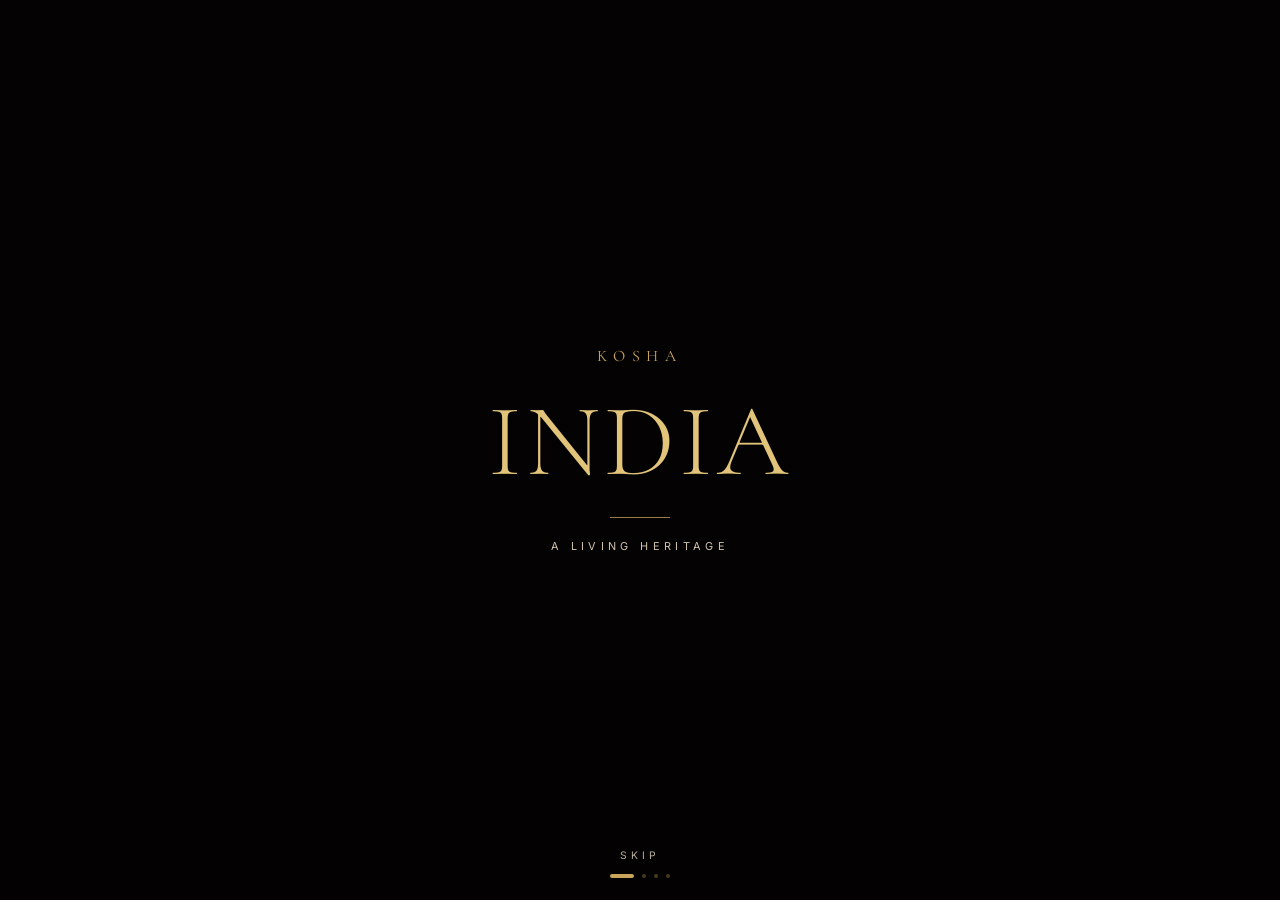
<file: index.html>
<!DOCTYPE html>
<html lang="en">

<head>

    <meta charset="UTF-8">

    <meta
        name="viewport"
        content="width=device-width, initial-scale=1.0"
    >

    <title>Kosha — The Living Treasury of India</title>


    <!-- Google Fonts -->

    <link
        rel="preconnect"
        href="https://fonts.googleapis.com"
    >

    <link
        rel="preconnect"
        href="https://fonts.googleapis.com"
    >

    <link
        href="https://fonts.googleapis.com/css2?family=Cormorant+Garamond:wght@300;400;500;600&family=Inter:wght@300;400;500;600&display=swap"
        rel="stylesheet"
    >


    <!-- Shared Kosha stylesheet -->

    <link
        rel="stylesheet"
        href="styles.css"
    >


    <style>

        /* =========================================================
           KOSHA — LANDING PAGE
           Cinematic Heritage Design
           ========================================================= */

        :root {

            --landing-black: #050505;
            --landing-deep: #090706;
            --landing-burgundy: #160807;
            --landing-burgundy-soft: #24100e;

            --landing-gold: #c9a45c;
            --landing-gold-light: #e1c37a;
            --landing-gold-dark: #8f6d32;

            --landing-white: #eee9df;
            --landing-muted: #aaa39a;

            --landing-serif:
                "Cormorant Garamond",
                Georgia,
                serif;

            --landing-sans:
                "Inter",
                Arial,
                sans-serif;

        }


        /* =========================================================
           RESET
           ========================================================= */

        .kosha-landing,
        .kosha-landing * {

            box-sizing: border-box;

        }


        .kosha-landing {

            margin: 0;
            padding: 0;

            background:
                var(--landing-black);

            color:
                var(--landing-white);

            font-family:
                var(--landing-sans);

            overflow-x: hidden;

        }


        .kosha-landing a {

            text-decoration: none;

            color: inherit;

        }


        /* =========================================================
           CINEMATIC INTRO
           ========================================================= */

        .cinematic-intro {

            position: fixed;

            inset: 0;

            z-index: 9999;

            background: #030303;

            display: flex;

            align-items: center;

            justify-content: center;

            transition:
                opacity 1.2s ease,
                visibility 1.2s ease;

        }


        .cinematic-intro.is-hidden {

            opacity: 0;

            visibility: hidden;

            pointer-events: none;

        }


        .intro-slides {

            position: absolute;

            inset: 0;

            overflow: hidden;

        }


        .intro-slide {

            position: absolute;

            inset: 0;

            background-size: cover;

            background-position: center;

            opacity: 0;

            transform: scale(1.04);

            transition:
                opacity 1.5s ease,
                transform 8s ease;

        }


        .intro-slide.active {

            opacity: 1;

            transform: scale(1.12);

        }


        /* =========================================================
           INTRO SLIDE 1 — HAWA MAHAL
           ========================================================= */

        .intro-slide:nth-child(1) {

            background-image:

                linear-gradient(
                    rgba(5, 2, 2, 0.48),
                    rgba(3, 1, 1, 0.82)
                ),

                url(
                    "https://upload.wikimedia.org/wikipedia/commons/thumb/1/1d/Night_At_The_Wind_Palace.jpg/3840px-Night_At_The_Wind_Palace.jpg"
                );

            background-size: cover;

            background-position: center;

        }


        /* =========================================================
           INTRO SLIDE 2 — DEITY
           ========================================================= */

        .intro-slide:nth-child(2) {

            background-image:

                linear-gradient(
                    rgba(8, 2, 2, 0.60),
                    rgba(5, 2, 2, 0.84)
                ),

                url(
                    "https://images.unsplash.com/photo-1631556373338-52e31188effc?auto=format&fit=crop&w=2200&q=85"
                );

            background-size: cover;

            background-position: center;

        }


        /* =========================================================
           INTRO SLIDE 3 — HAMPI
           ========================================================= */

        .intro-slide:nth-child(3) {

            background-image:

                linear-gradient(
                    rgba(8, 2, 2, 0.48),
                    rgba(5, 2, 2, 0.86)
                ),

                url(
                    "https://c.pxhere.com/images/08/05/f4b1cb9ee3f1288184bc83ca4aff-1631571.jpg!d"
                );

            background-size: cover;

            background-position: center;

        }


        /* =========================================================
           INTRO SLIDE 4 — YAKSHAGANA
           ========================================================= */

        .intro-slide:nth-child(4) {

            background-image:

                linear-gradient(
                    rgba(8, 2, 2, 0.35),
                    rgba(3, 1, 1, 0.78)
                ),

                url(
                    "https://upload.wikimedia.org/wikipedia/commons/c/ce/%E0%B2%A4%E0%B3%86%E0%B2%82%E0%B2%95%E0%B3%81%E0%B2%9F%E0%B3%8D%E0%B2%9F%E0%B3%81_%E0%B2%AF%E0%B2%95%E0%B3%8D%E0%B2%B7%E0%B2%97%E0%B2%BE%E0%B2%A8%E0%B2%A6_%E0%B2%AC%E0%B2%A3%E0%B3%8D%E0%B2%A3%E0%B2%A6_%E0%B2%B5%E0%B3%87%E0%B2%B7.jpg"
                );

            background-size: cover;

            background-position: center;

        }


        /* =========================================================
           INTRO CONTENT
           ========================================================= */

        .intro-content {

            position: relative;

            z-index: 2;

            text-align: center;

            width:
                min(90%, 800px);

            transform:
                translateY(15px);

            opacity: 0;

            animation:
                introContentIn 1.5s ease forwards;

            animation-delay:
                0.5s;

        }


        .intro-kosha {

            font-family:
                var(--landing-serif);

            font-size:
                1rem;

            letter-spacing:
                0.42em;

            color:
                var(--landing-gold);

            margin-bottom:
                25px;

        }


        .intro-title {

            font-family:
                var(--landing-serif);

            font-size:
                clamp(3rem, 8vw, 7rem);

            font-weight:
                300;

            letter-spacing:
                0.04em;

            color:
                var(--landing-gold-light);

            line-height:
                0.9;

            margin:
                0;

        }


        .intro-line {

            width:
                60px;

            height:
                1px;

            background:
                var(--landing-gold);

            margin:
                30px auto 20px;

            opacity:
                0.75;

        }


        .intro-caption {

            font-size:
                0.68rem;

            letter-spacing:
                0.4em;

            color:
                #d2c5ad;

            text-transform:
                uppercase;

        }


        /* =========================================================
           SKIP
           ========================================================= */

        .intro-skip {

            position:
                absolute;

            z-index:
                10;

            bottom:
                38px;

            left:
                50%;

            transform:
                translateX(-50%);

            border:
                none;

            background:
                transparent;

            color:
                #b8ae9d;

            font-family:
                var(--landing-sans);

            font-size:
                0.65rem;

            letter-spacing:
                0.38em;

            cursor:
                pointer;

            transition:
                color 0.3s ease;

        }


        .intro-skip:hover {

            color:
                var(--landing-gold-light);

        }


        /* =========================================================
           INTRO PROGRESS DOTS
           ========================================================= */

        .intro-progress {

            position:
                absolute;

            bottom:
                22px;

            left:
                50%;

            transform:
                translateX(-50%);

            display:
                flex;

            gap:
                8px;

        }


        .intro-dot {

            width:
                4px;

            height:
                4px;

            border-radius:
                50%;

            background:
                rgba(201, 164, 92, 0.35);

            transition:
                all 0.4s ease;

        }


        .intro-dot.active {

            width:
                24px;

            border-radius:
                10px;

            background:
                var(--landing-gold);

        }


        @keyframes introContentIn {

            from {

                opacity:
                    0;

                transform:
                    translateY(25px);

            }

            to {

                opacity:
                    1;

                transform:
                    translateY(0);

            }

        }


        /* =========================================================
           MAIN LANDING
           ========================================================= */

        .landing-main {

            position:
                relative;

            background:

                radial-gradient(
                    circle at 50% 25%,
                    rgba(100, 34, 25, 0.13),
                    transparent 40%
                ),

                linear-gradient(
                    180deg,
                    #030303 0%,
                    #080505 50%,
                    #0b0504 100%
                );

        }


        /* =========================================================
           WELCOME SECTION
           ========================================================= */

        .welcome-section {

            position:
                relative;

            min-height:
                100vh;

            display:
                flex;

            align-items:
                center;

            justify-content:
                center;

            overflow:
                hidden;

            background:
                #040404;

        }


        .welcome-image {

            position:
                absolute;

            inset:
                0;

            background-image:

                linear-gradient(
                    90deg,
                    rgba(2, 2, 2, 0.90) 0%,
                    rgba(2, 2, 2, 0.70) 42%,
                    rgba(2, 2, 2, 0.82) 100%
                ),

                linear-gradient(
                    rgba(15, 5, 3, 0.35),
                    rgba(4, 2, 2, 0.90)
                ),

                url(
                    "https://images.unsplash.com/photo-1514222134-b57cbb8ce073?auto=format&fit=crop&w=2200&q=85"
                );

            background-size:
                cover;

            background-position:
                center;

            opacity:
                0.65;

            transform:
                scale(1.03);

        }


        .welcome-veil {

            position:
                absolute;

            inset:
                0;

            background:

                radial-gradient(
                    ellipse at center,
                    rgba(0, 0, 0, 0.05) 0%,
                    rgba(0, 0, 0, 0.55) 65%,
                    rgba(0, 0, 0, 0.88) 100%
                );

        }


        .welcome-content {

            position:
                relative;

            z-index:
                2;

            width:
                min(90%, 1050px);

            text-align:
                center;

            padding:
                120px 20px 80px;

        }


        .welcome-eyebrow {

            font-size:
                0.72rem;

            letter-spacing:
                0.48em;

            text-transform:
                uppercase;

            color:
                var(--landing-gold);

            margin-bottom:
                38px;

        }


        .welcome-title {

            margin:
                0;

            font-family:
                var(--landing-serif);

            font-size:
                clamp(6rem, 14vw, 12rem);

            line-height:
                0.72;

            font-weight:
                300;

            letter-spacing:
                -0.02em;

            background:

                linear-gradient(
                    110deg,
                    #f0d48b,
                    #c79c4c,
                    #e2bb69,
                    #a87b35
                );

            -webkit-background-clip:
                text;

            background-clip:
                text;

            color:
                transparent;

            text-shadow:
                0 0 40px rgba(190, 142, 56, 0.08);

        }


        .welcome-description {

            margin:
                70px auto 0;

            max-width:
                750px;

            font-size:
                clamp(0.85rem, 1.3vw, 1.05rem);

            line-height:
                1.8;

            font-weight:
                300;

            color:
                #aaa59e;

        }


        .welcome-question {

            margin-top:
                58px;

            font-family:
                var(--landing-serif);

            font-style:
                italic;

            font-size:
                clamp(1.6rem, 3vw, 2.25rem);

            font-weight:
                400;

            color:
                #d7d1c7;

        }


        /* =========================================================
           EXPLORE INDIA BUTTON
           ========================================================= */

        .explore-button {

            position:
                relative;

            display:
                inline-flex;

            align-items:
                center;

            justify-content:
                center;

            gap:
                18px;

            margin-top:
                48px;

            min-width:
                270px;

            padding:
                19px 34px;

            border:
                1px solid rgba(201, 164, 92, 0.75);

            background:
                rgba(0, 0, 0, 0.18);

            color:
                var(--landing-gold-light);

            font-size:
                0.68rem;

            letter-spacing:
                0.42em;

            text-transform:
                uppercase;

            cursor:
                pointer;

            transition:
                background 0.4s ease,
                color 0.4s ease,
                border-color 0.4s ease,
                transform 0.4s ease;

        }


        .explore-button::before {

            content:
                "";

            position:
                absolute;

            inset:
                0;

            transform:
                scaleX(0);

            transform-origin:
                left;

            background:
                var(--landing-gold);

            transition:
                transform 0.4s ease;

            z-index:
                -1;

        }


        .explore-button:hover {

            color:
                #090604;

            border-color:
                var(--landing-gold-light);

            transform:
                translateY(-2px);

        }


        .explore-button:hover::before {

            transform:
                scaleX(1);

        }


        .explore-arrow {

            font-size:
                1rem;

            letter-spacing:
                0;

            transition:
                transform 0.3s ease;

        }


        .explore-button:hover
        .explore-arrow {

            transform:
                translateX(5px);

        }


        /* =========================================================
           CHOOSE YOUR PATH
           ========================================================= */

        .paths-section {

            position:
                relative;

            min-height:
                100vh;

            padding:
                140px 0 130px;

            background:

                radial-gradient(
                    circle at 70% 10%,
                    rgba(111, 30, 23, 0.12),
                    transparent 32%
                ),

                linear-gradient(
                    180deg,
                    #090504,
                    #0b0605
                );

        }


        .paths-container {

            width:
                min(1200px, 88%);

            margin:
                0 auto;

        }


        .paths-header {

            margin-bottom:
                85px;

        }


        .paths-chapter {

            font-size:
                0.65rem;

            letter-spacing:
                0.45em;

            color:
                var(--landing-gold);

            text-transform:
                uppercase;

            margin-bottom:
                25px;

        }


        .paths-title {

            margin:
                0;

            font-family:
                var(--landing-serif);

            font-weight:
                300;

            font-size:
                clamp(3.4rem, 7vw, 6.8rem);

            line-height:
                0.9;

            color:
                #e7dfd3;

        }


        .paths-subtitle {

            margin-top:
                25px;

            font-family:
                var(--landing-serif);

            font-style:
                italic;

            font-size:
                1.35rem;

            color:
                #aaa29a;

        }


        .paths-line {

            width:
                100%;

            height:
                1px;

            background:
                rgba(201, 164, 92, 0.18);

            margin-top:
                50px;

        }


        /* =========================================================
           PATH GRID
           ========================================================= */

        .paths-grid {

            display:
                grid;

            grid-template-columns:
                repeat(2, 1fr);

            column-gap:
                80px;

        }


        .path-item {

            position:
                relative;

            display:
                grid;

            grid-template-columns:
                42px 1fr 20px;

            align-items:
                center;

            min-height:
                125px;

            border-bottom:
                1px solid rgba(201, 164, 92, 0.14);

            transition:
                padding 0.4s ease,
                border-color 0.4s ease;

        }


        .path-item::after {

            content:
                "";

            position:
                absolute;

            bottom:
                -1px;

            left:
                0;

            width:
                0;

            height:
                1px;

            background:
                var(--landing-gold);

            transition:
                width 0.5s ease;

        }


        .path-item:hover {

            padding-left:
                10px;

            border-color:
                rgba(201, 164, 92, 0.25);

        }


        .path-item:hover::after {

            width:
                100%;

        }


        .path-icon {

            width:
                28px;

            height:
                28px;

            display:
                flex;

            align-items:
                center;

            justify-content:
                center;

            color:
                var(--landing-gold);

            font-family:
                var(--landing-serif);

            font-size:
                1.2rem;

            opacity:
                0.85;

        }


        .path-number {

            display:
                block;

            font-size:
                0.58rem;

            letter-spacing:
                0.2em;

            color:
                #716960;

            margin-bottom:
                8px;

        }


        .path-name {

            display:
                block;

            font-family:
                var(--landing-serif);

            font-size:
                clamp(1.5rem, 2.4vw, 2rem);

            font-weight:
                400;

            color:
                #ddd4c7;

            transition:
                color 0.3s ease;

        }


        .path-description {

            display:
                block;

            margin-top:
                4px;

            font-size:
                0.72rem;

            color:
                #827b73;

            letter-spacing:
                0.02em;

        }


        .path-arrow {

            font-size:
                1rem;

            color:
                #766548;

            transition:
                color 0.3s ease,
                transform 0.3s ease;

        }


        .path-item:hover
        .path-name {

            color:
                var(--landing-gold-light);

        }


        .path-item:hover
        .path-arrow {

            color:
                var(--landing-gold);

            transform:
                translateX(5px);

        }


        /* =========================================================
           CLOSING SECTION
           ========================================================= */

        .landing-closing {

            min-height:
                55vh;

            display:
                flex;

            align-items:
                center;

            justify-content:
                center;

            text-align:
                center;

            padding:
                100px 20px;

            background:

                linear-gradient(
                    rgba(10, 4, 3, 0.92),
                    rgba(10, 4, 3, 0.96)
                ),

                url(
                    "https://images.unsplash.com/photo-1532375810709-75b1da00537c?auto=format&fit=crop&w=2200&q=80"
                );

            background-size:
                cover;

            background-position:
                center;

        }


        .closing-content {

            max-width:
                750px;

        }


        .closing-small {

            font-size:
                0.65rem;

            letter-spacing:
                0.4em;

            color:
                var(--landing-gold);

            text-transform:
                uppercase;

        }


        .closing-title {

            margin:
                25px 0 0;

            font-family:
                var(--landing-serif);

            font-size:
                clamp(3rem, 6vw, 5.5rem);

            font-weight:
                300;

            color:
                #e2d9cc;

        }


        .closing-text {

            margin-top:
                25px;

            font-family:
                var(--landing-serif);

            font-size:
                1.25rem;

            font-style:
                italic;

            color:
                #989087;

        }


        /* =========================================================
           RESPONSIVE
           ========================================================= */

        @media (max-width: 800px) {

            .welcome-title {

                font-size:
                    clamp(5rem, 22vw, 8rem);

            }


            .welcome-description {

                margin-top:
                    55px;

            }


            .paths-section {

                padding-top:
                    100px;

            }


            .paths-grid {

                grid-template-columns:
                    1fr;

            }


            .paths-header {

                margin-bottom:
                    55px;

            }


            .path-item {

                min-height:
                    105px;

            }

        }


        @media (max-width: 500px) {

            .welcome-content {

                padding-top:
                    100px;

            }


            .welcome-eyebrow {

                letter-spacing:
                    0.32em;

            }


            .welcome-description {

                font-size:
                    0.82rem;

            }


            .explore-button {

                min-width:
                    230px;

            }


            .paths-title {

                font-size:
                    3.4rem;

            }


            .paths-subtitle {

                font-size:
                    1.1rem;

            }


            .path-item {

                grid-template-columns:
                    35px 1fr 15px;

            }


            .path-description {

                font-size:
                    0.65rem;

            }

        }


        /* =========================================================
           ACCESSIBILITY
           ========================================================= */

        @media (prefers-reduced-motion: reduce) {

            .intro-slide,
            .cinematic-intro,
            .intro-content,
            .explore-button,
            .path-item,
            .path-arrow {

                transition:
                    none !important;

                animation:
                    none !important;

            }

        }

    </style>

</head>


<body>


<div class="kosha-landing">


    <!-- =========================================================
         CINEMATIC OPENING
         ========================================================= -->

    <section
        class="cinematic-intro"
        id="cinematicIntro"
    >

        <div class="intro-slides">

            <div class="intro-slide active"></div>

            <div class="intro-slide"></div>

            <div class="intro-slide"></div>

            <div class="intro-slide"></div>

        </div>


        <div class="intro-content">

            <div class="intro-kosha">
                KOSHA
            </div>


            <h1 class="intro-title">
                INDIA
            </h1>


            <div class="intro-line"></div>


            <div
                class="intro-caption"
                id="introCaption"
            >
                A Living Heritage
            </div>

        </div>


        <button
            class="intro-skip"
            id="skipIntro"
            type="button"
        >
            SKIP
        </button>


        <div class="intro-progress">

            <span class="intro-dot active"></span>

            <span class="intro-dot"></span>

            <span class="intro-dot"></span>

            <span class="intro-dot"></span>

        </div>

    </section>



    <!-- =========================================================
         MAIN LANDING
         ========================================================= -->

    <main class="landing-main">


        <!-- =====================================================
             WELCOME TO INDIA
             ===================================================== -->

        <section
            class="welcome-section"
            id="welcome"
        >

            <div class="welcome-image"></div>

            <div class="welcome-veil"></div>


            <div class="welcome-content">

                <div class="welcome-eyebrow">
                    WELCOME TO
                </div>


                <h1 class="welcome-title">
                    INDIA
                </h1>


                <p class="welcome-description">
                    A land of stories, traditions, colours and
                    centuries of living heritage.
                </p>


                <div class="welcome-question">
                    Where will your journey begin?
                </div>


                <button
                    class="explore-button"
                    id="exploreIndia"
                    type="button"
                >

                    <span>
                        EXPLORE INDIA
                    </span>

                    <span class="explore-arrow">
                        →
                    </span>

                </button>

            </div>

        </section>



        <!-- =====================================================
             CHOOSE YOUR PATH
             ===================================================== -->

        <section
            class="paths-section"
            id="paths"
            style="display: none;"
        >

            <div class="paths-container">


                <header class="paths-header">

                    <div class="paths-chapter">
                        CHAPTER I
                    </div>


                    <h2 class="paths-title">
                        Choose Your Path
                    </h2>


                    <p class="paths-subtitle">
                        Begin your journey through the soul of India.
                    </p>


                    <div class="paths-line"></div>

                </header>



                <div class="paths-grid">


                    <!-- =================================================
                         01 — EXPLORE BY STATE
                         ================================================= -->

                    <a
                        href="states.html"
                        class="path-item"
                    >

                        <div class="path-icon">
                            ◇
                        </div>


                        <div>

                            <span class="path-number">
                                01
                            </span>


                            <span class="path-name">
                                Explore by State
                            </span>


                            <span class="path-description">
                                Regions and their worlds
                            </span>

                        </div>


                        <span class="path-arrow">
                            →
                        </span>

                    </a>



                    <!-- =================================================
                         02 — PERFORMING ARTS
                         ================================================= -->

                    <a
                        href="coming_soon.html"
                        class="path-item"
                    >

                        <div class="path-icon">
                            ◌
                        </div>


                        <div>

                            <span class="path-number">
                                02
                            </span>


                            <span class="path-name">
                                Performing Arts
                            </span>


                            <span class="path-description">
                                Theatre, dance and ritual
                            </span>

                        </div>


                        <span class="path-arrow">
                            →
                        </span>

                    </a>



                    <!-- =================================================
                         03 — FOOD & CUISINE
                         ================================================= -->

                    <a
                        href="food.html"
                        class="path-item"
                    >

                        <div class="path-icon">
                            ◈
                        </div>


                        <div>

                            <span class="path-number">
                                03
                            </span>


                            <span class="path-name">
                                Food &amp; Cuisine
                            </span>


                            <span class="path-description">
                                Kitchens, flavours and memory
                            </span>

                        </div>


                        <span class="path-arrow">
                            →
                        </span>

                    </a>



                    <!-- =================================================
                         04 — ART & CRAFTS
                         ================================================= -->

                    <a
                        href="coming_soon.html"
                        class="path-item"
                    >

                        <div class="path-icon">
                            ✦
                        </div>


                        <div>

                            <span class="path-number">
                                04
                            </span>


                            <span class="path-name">
                                Art &amp; Crafts
                            </span>


                            <span class="path-description">
                                Hands that make
                            </span>

                        </div>


                        <span class="path-arrow">
                            →
                        </span>

                    </a>



                    <!-- =================================================
                         05 — FESTIVALS & TRADITIONS
                         ================================================= -->

                    <a
                        href="festivals.html"
                        class="path-item"
                    >

                        <div class="path-icon">
                            ✧
                        </div>


                        <div>

                            <span class="path-number">
                                05
                            </span>


                            <span class="path-name">
                                Festivals &amp; Traditions
                            </span>


                            <span class="path-description">
                                Days that glow
                            </span>

                        </div>


                        <span class="path-arrow">
                            →
                        </span>

                    </a>



                    <!-- =================================================
                         06 — STORIES & EPICS
                         ================================================= -->

                    <a
                        href="stories.html"
                        class="path-item"
                    >

                        <div class="path-icon">
                            ॐ
                        </div>


                        <div>

                            <span class="path-number">
                                06
                            </span>


                            <span class="path-name">
                                Stories &amp; Epics
                            </span>


                            <span class="path-description">
                                Voices carried forward
                            </span>

                        </div>


                        <span class="path-arrow">
                            →
                        </span>

                    </a>



                    <!-- =================================================
                         07 — MUSIC & SOUNDS
                         ================================================= -->

                    <a
                        href="coming_soon.html"
                        class="path-item"
                    >

                        <div class="path-icon">
                            ♪
                        </div>


                        <div>

                            <span class="path-number">
                                07
                            </span>


                            <span class="path-name">
                                Music &amp; Sounds
                            </span>


                            <span class="path-description">
                                Ragas, rhythm and resonance
                            </span>

                        </div>


                        <span class="path-arrow">
                            →
                        </span>

                    </a>


                </div>

            </div>

        </section>



        <!-- =====================================================
             CLOSING SECTION
             ===================================================== -->

        <section
            class="landing-closing"
            id="landingClosing"
            style="display: none;"
        >

            <div class="closing-content">

                <div class="closing-small">
                    KOSHA
                </div>


                <h2 class="closing-title">
                    India is not merely remembered.
                </h2>


                <p class="closing-text">
                    It is lived, shared and carried forward.
                </p>

            </div>

        </section>


    </main>


</div>



<script>

/* =========================================================
   KOSHA — LANDING PAGE JAVASCRIPT
   ========================================================= */


/* =========================================================
   CINEMATIC INTRO ELEMENTS
   ========================================================= */

const intro =
    document.getElementById("cinematicIntro");


const slides =
    document.querySelectorAll(".intro-slide");


const dots =
    document.querySelectorAll(".intro-dot");


const caption =
    document.getElementById("introCaption");


const skipButton =
    document.getElementById("skipIntro");


const captions = [

    "A Living Heritage",

    "Stories Passed Down",

    "Hands That Create",

    "Traditions That Endure"

];


let currentSlide = 0;

let introTimer = null;


/* =========================================================
   SHOW SLIDE
   ========================================================= */

function showSlide(index) {

    slides.forEach(
        function (slide, i) {

            slide.classList.toggle(
                "active",
                i === index
            );

        }
    );


    dots.forEach(
        function (dot, i) {

            dot.classList.toggle(
                "active",
                i === index
            );

        }
    );


    if (caption) {

        caption.textContent =
            captions[index];

    }

}


/* =========================================================
   NEXT SLIDE
   ========================================================= */

function nextSlide() {

    currentSlide++;

    if (
        currentSlide >=
        slides.length
    ) {

        finishIntro();

        return;

    }


    showSlide(currentSlide);

}


/* =========================================================
   FINISH INTRO
   ========================================================= */

function finishIntro() {

    if (introTimer) {

        clearInterval(
            introTimer
        );

        introTimer = null;

    }


    if (intro) {

        intro.classList.add(
            "is-hidden"
        );

    }


    document.body.style.overflow =
        "";

}


/* =========================================================
   START INTRO
   ========================================================= */

function startIntro() {

    document.body.style.overflow =
        "hidden";


    introTimer = setInterval(
        nextSlide,
        2600
    );

}


/* =========================================================
   SKIP INTRO
   ========================================================= */

if (skipButton) {

    skipButton.addEventListener(
        "click",
        finishIntro
    );

}


/* =========================================================
   EXPLORE INDIA BUTTON
   ========================================================= */

const exploreButton =
    document.getElementById(
        "exploreIndia"
    );


const pathsSection =
    document.getElementById(
        "paths"
    );


const closingSection =
    document.getElementById(
        "landingClosing"
    );


if (exploreButton) {

    exploreButton.addEventListener(
        "click",
        function () {


            /* ---------------------------------------------
               Show Choose Your Path
               --------------------------------------------- */

            if (pathsSection) {

                pathsSection.style.display =
                    "block";

            }


            /* ---------------------------------------------
               Show closing section
               --------------------------------------------- */

            if (closingSection) {

                closingSection.style.display =
                    "flex";

            }


            /* ---------------------------------------------
               Scroll to Choose Your Path
               --------------------------------------------- */

            setTimeout(
                function () {

                    if (pathsSection) {

                        pathsSection.scrollIntoView({

                            behavior:
                                "smooth",

                            block:
                                "start"

                        });

                    }

                },
                50
            );

        }
    );

}


/* =========================================================
   CHECK URL
   =========================================================

   When another page sends the user to:

       index.html?paths=true

   the page will:

       - skip cinematic intro
       - hide Welcome to India
       - show Choose Your Path
       - show closing section
       - scroll directly to Choose Your Path

   ========================================================= */

const urlParams =
    new URLSearchParams(
        window.location.search
    );


const returningToPaths =
    urlParams.get("paths") === "true";


/* =========================================================
   RETURNING DIRECTLY TO PATHS
   ========================================================= */

if (returningToPaths) {


    /* ---------------------------------------------
       Stop cinematic intro
       --------------------------------------------- */

    if (intro) {

        intro.style.display =
            "none";

    }


    if (introTimer) {

        clearInterval(
            introTimer
        );

        introTimer = null;

    }


    /* ---------------------------------------------
       Enable normal scrolling
       --------------------------------------------- */

    document.body.style.overflow =
        "";


    /* ---------------------------------------------
       Hide Welcome section
       --------------------------------------------- */

    const welcomeSection =
        document.getElementById(
            "welcome"
        );


    if (welcomeSection) {

        welcomeSection.style.display =
            "none";

    }


    /* ---------------------------------------------
       Show Choose Your Path
       --------------------------------------------- */

    if (pathsSection) {

        pathsSection.style.display =
            "block";

    }


    /* ---------------------------------------------
       Show closing section
       --------------------------------------------- */

    if (closingSection) {

        closingSection.style.display =
            "flex";

    }


    /* ---------------------------------------------
       Scroll directly to Choose Your Path
       --------------------------------------------- */

    window.addEventListener(
        "load",
        function () {

            setTimeout(
                function () {

                    if (pathsSection) {

                        pathsSection.scrollIntoView({

                            behavior:
                                "auto",

                            block:
                                "start"

                        });

                    }

                },
                100
            );

        }
    );

}


/* =========================================================
   NORMAL FIRST VISIT
   ========================================================= */

else {

    window.addEventListener(
        "load",
        function () {

            startIntro();

        }
    );

}

</script>


</body>

</html>
</file>
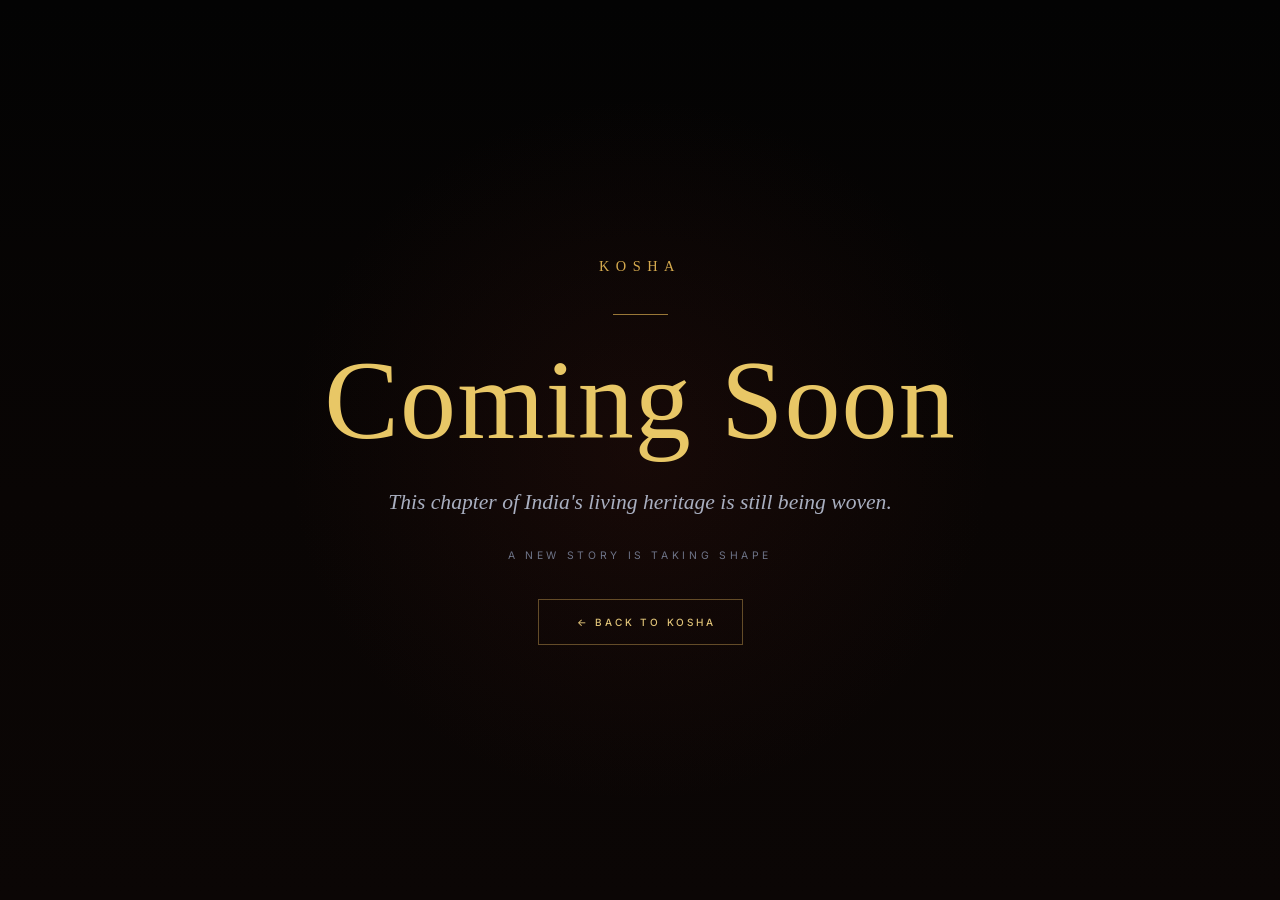
<file: coming_soon.html>
<!DOCTYPE html>
<html lang="en">

<head>

    <meta charset="UTF-8">

    <meta
        name="viewport"
        content="width=device-width, initial-scale=1.0"
    >

    <title>Kosha — Coming Soon</title>

    <link
        rel="preconnect"
        href="https://fonts.googleapis.com"
    >

    <link
        rel="preconnect"
        href="https://fonts.gstatic.com"
        crossorigin
    >

    <link
        href="https://fonts.googleapis.com/css2?family=Cormorant+Garamond:wght@300;400;500;600&family=Inter:wght@300;400;500;600&display=swap"
        rel="stylesheet"
    >

    <link
        rel="stylesheet"
        href="styles.css"
    >

    <style>

        body {
            margin: 0;
            min-height: 100vh;
            overflow: hidden;
        }

        .coming-soon-page {

            min-height: 100vh;

            display: flex;
            align-items: center;
            justify-content: center;

            text-align: center;

            background:
                radial-gradient(
                    circle at center,
                    rgba(100, 34, 25, 0.16),
                    transparent 45%
                ),
                linear-gradient(
                    180deg,
                    #030303 0%,
                    #090504 55%,
                    #0b0605 100%
                );

            position: relative;
        }


        .coming-soon-content {

            width: min(90%, 800px);

            animation:
                comingIn 1.2s
                cubic-bezier(0.16, 1, 0.3, 1)
                forwards;

        }


        .coming-soon-kosha {

            font-family:
                var(--font-display);

            font-size: 0.9rem;

            letter-spacing: 0.45em;

            color: var(--gold);

            margin-bottom: 35px;

        }


        .coming-soon-line {

            width: 55px;

            height: 1px;

            background:
                var(--gold);

            margin:
                0 auto 35px;

            opacity: 0.7;

        }


        .coming-soon-title {

            margin: 0;

            font-family:
                var(--font-display);

            font-size:
                clamp(
                    4rem,
                    9vw,
                    7rem
                );

            font-weight: 300;

            line-height: 0.9;

            color:
                var(--gold-soft);

        }


        .coming-soon-text {

            margin:
                35px auto 0;

            max-width: 580px;

            font-family:
                var(--font-display);

            font-size: 1.35rem;

            font-style: italic;

            line-height: 1.6;

            color:
                var(--text-secondary);

        }


        .coming-soon-subtext {

            margin-top: 28px;

            font-family:
                var(--font-sans);

            font-size: 0.65rem;

            letter-spacing: 0.35em;

            text-transform: uppercase;

            color:
                var(--text-muted);

        }


        .back-button {

            display: inline-flex;

            align-items: center;
            justify-content: center;

            margin-top: 48px;

            min-height: 50px;

            padding:
                0 28px;

            border:
                1px solid
                var(--border-strong);

            color:
                var(--gold-soft);

            font-family:
                var(--font-sans);

            font-size: 0.65rem;

            letter-spacing: 0.32em;

            text-transform: uppercase;

            transition:
                background 0.3s ease,
                color 0.3s ease,
                transform 0.3s ease;

        }


        .back-button:hover {

            background:
                rgba(
                    201,
                    160,
                    82,
                    0.09
                );

            border-color:
                var(--gold);

            transform:
                translateY(-2px);

        }


        @keyframes comingIn {

            from {

                opacity: 0;

                transform:
                    translateY(25px);

            }

            to {

                opacity: 1;

                transform:
                    translateY(0);

            }

        }

        .back-link {
    display: inline-flex;
    align-items: center;
    gap: 12px;

    margin-top: 34px;
    padding: 14px 26px;

    border: 1px solid rgba(201, 160, 82, 0.45);

    color: #e0c378;
    background: transparent;

    font-family: "Inter", Arial, sans-serif;
    font-size: 10px;
    font-weight: 500;
    letter-spacing: 0.28em;
    text-transform: uppercase;

    transition:
        color 0.3s ease,
        background 0.3s ease,
        border-color 0.3s ease,
        transform 0.3s ease;
}

.back-arrow {
    font-size: 17px;
    line-height: 1;
    letter-spacing: 0;
    transition: transform 0.3s ease;
}

.back-link:hover {
    color: #f2ede3;
    background: rgba(201, 160, 82, 0.08);
    border-color: #c9a052;
    transform: translateY(-2px);
}

.back-link:hover .back-arrow {
    transform: translateX(-4px);
}

    </style>

</head>


<body>

    <main class="coming-soon-page">

        <div class="coming-soon-content">

            <div class="coming-soon-kosha">
                KOSHA
            </div>


            <div class="coming-soon-line"></div>


            <h1 class="coming-soon-title">
                Coming Soon
            </h1>


            <p class="coming-soon-text">
                This chapter of India's living heritage
                is still being woven.
            </p>


            <div class="coming-soon-subtext">
                A new story is taking shape
            </div>


            <a
                href="index.html?paths=true"
                class="back-link"
            >
            <span class="back-arrow"></span>
                ← Back to Kosha
            </a>

        </div>

    </main>

</body>

</html>
</file>
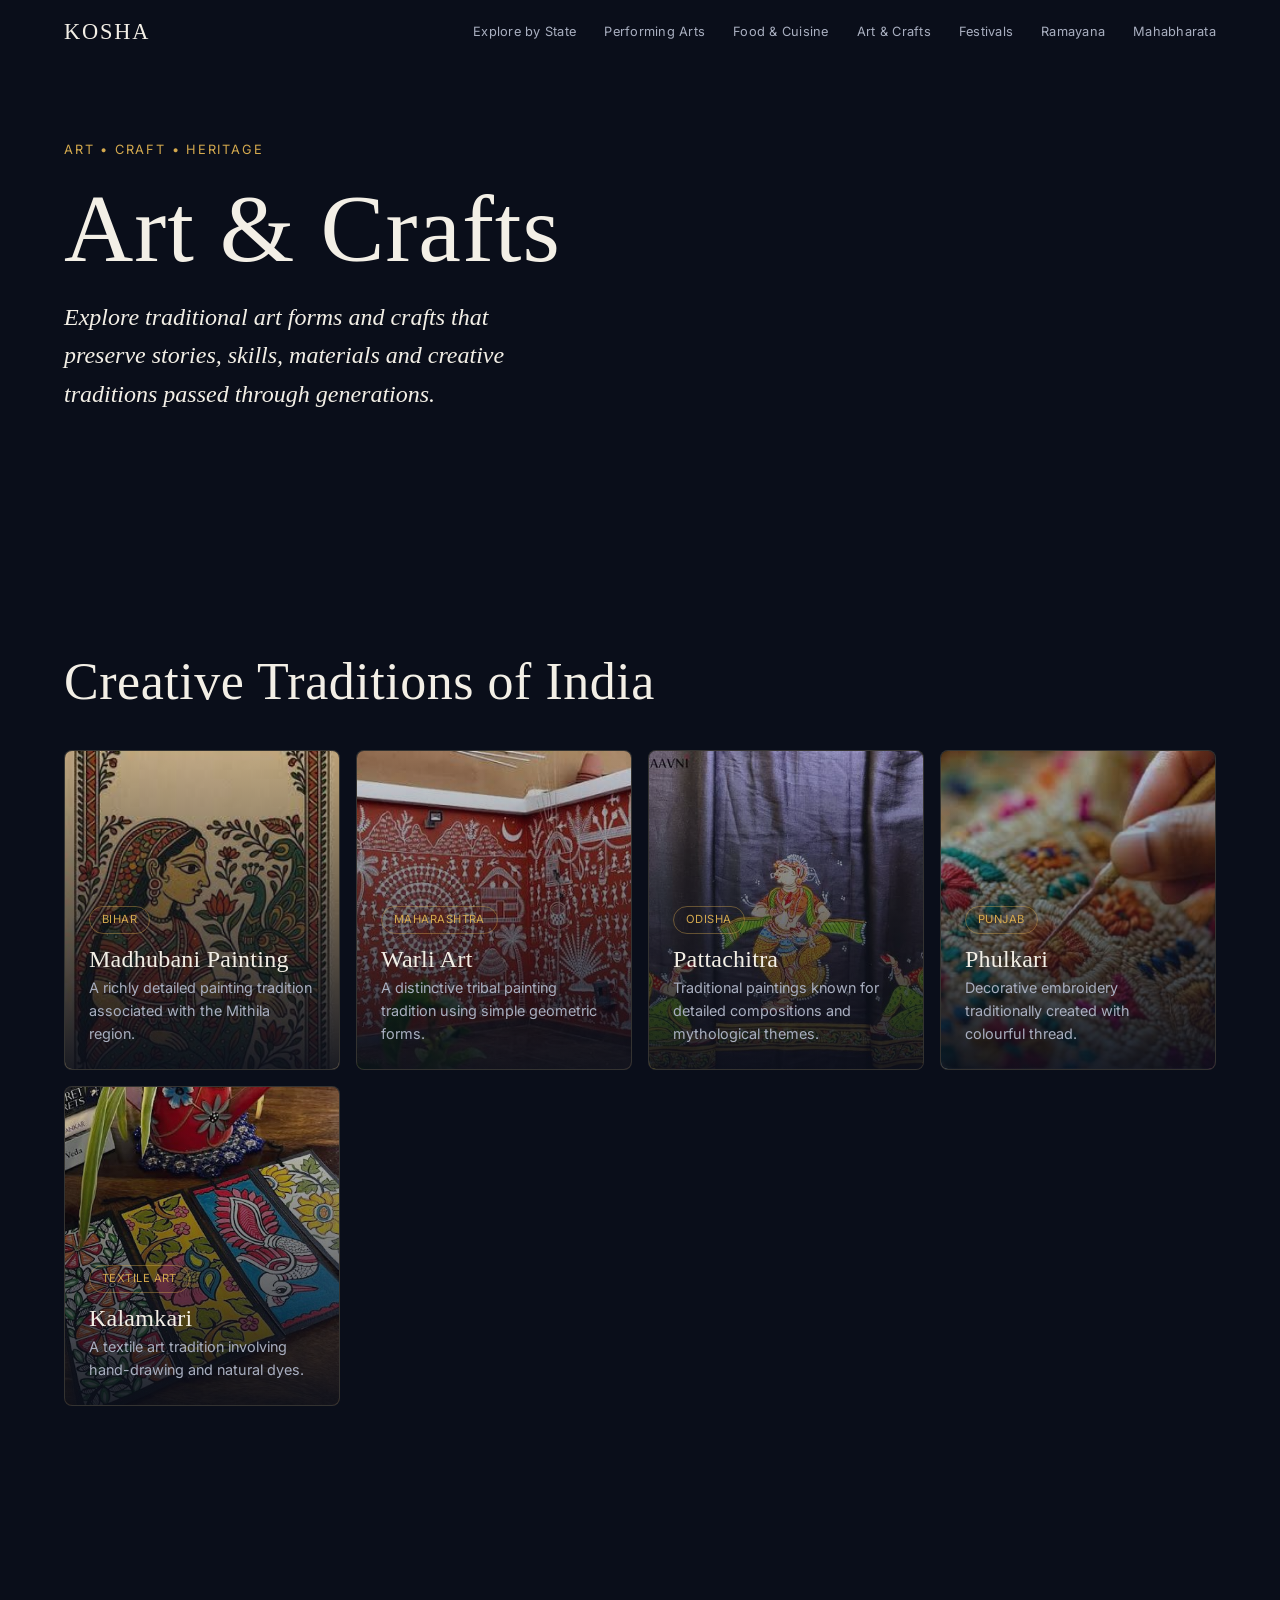
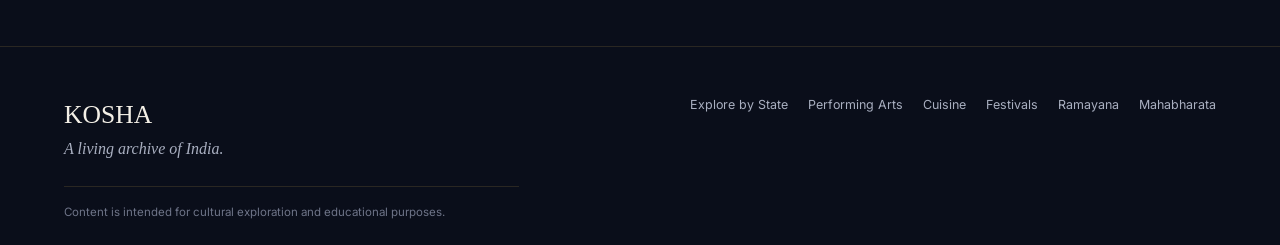
<file: Crafts.html>
<!DOCTYPE html>
<html lang="en">

<head>

    <meta charset="UTF-8">
    <meta
        name="viewport"
        content="width=device-width, initial-scale=1.0"
    >

    <title>Kosha — Art & Crafts</title>

    <link rel="preconnect" href="https://fonts.googleapis.com">
    <link rel="preconnect" href="https://fonts.gstatic.com" crossorigin>

    <link
        href="https://fonts.googleapis.com/css2?family=Cormorant+Garamond:wght@500;600;700&family=Inter:wght@400;500;600&display=swap"
        rel="stylesheet"
    >
    <link rel="stylesheet" href="styles.css">

</head>


<body>


    <div id="navbar-slot"></div>


    <!-- HEADER -->

    <section
        class="section"
        style="padding-top:140px;"
    >

        <div class="container">

            <p class="eyebrow reveal">
                ART • CRAFT • HERITAGE
            </p>

            <h1 class="reveal">
                Art & Crafts
            </h1>

            <p
                class="lede reveal"
                style="margin-top:16px;"
            >
                Explore traditional art forms and crafts that preserve
                stories, skills, materials and creative traditions
                passed through generations.
            </p>

        </div>

    </section>


    <!-- CRAFT GRID -->

    <section class="section">

        <div class="container">

            <h2 class="reveal">
                Creative Traditions of India
            </h2>


            <div
                class="card-grid"
                style="margin-top:40px;"
            >


                <!-- MADHUBANI -->

                <a
                    href="#"
                    class="card reveal"
                    onclick="openModal('madhubaniModal'); return false;"
                >

                    <div
                        class="card__bg"
                        style="
                        background-image:url(
                        'Image/madhubhani.jpg'
                        );
                        "
                    ></div>

                    <div class="card__overlay"></div>

                    <div class="card__content">

                        <span class="tag">
                            BIHAR
                        </span>

                        <h3
                            class="card__title"
                            style="margin-top:12px;"
                        >
                            Madhubani Painting
                        </h3>

                        <p class="card__desc">
                            A richly detailed painting tradition
                            associated with the Mithila region.
                        </p>

                    </div>

                </a>


                <!-- WARLI -->

                <a
                    href="#"
                    class="card reveal"
                    onclick="openModal('warliModal'); return false;"
                >

                    <div
                        class="card__bg"
                        style="
                        background-image:url(
                        'Image/warli.jpg'
                        );
                        "
                    ></div>

                    <div class="card__overlay"></div>

                    <div class="card__content">

                        <span class="tag">
                            MAHARASHTRA
                        </span>

                        <h3
                            class="card__title"
                            style="margin-top:12px;"
                        >
                            Warli Art
                        </h3>

                        <p class="card__desc">
                            A distinctive tribal painting tradition
                            using simple geometric forms.
                        </p>

                    </div>

                </a>


                <!-- PATTACHITRA -->

                <a
                    href="#"
                    class="card reveal"
                    onclick="openModal('pattachitraModal'); return false;"
                >

                    <div
                        class="card__bg"
                        style="
                        background-image:url(
                        'Image/pattachitra.jpg'
                        );
                        "
                    ></div>

                    <div class="card__overlay"></div>

                    <div class="card__content">

                        <span class="tag">
                            ODISHA
                        </span>

                        <h3
                            class="card__title"
                            style="margin-top:12px;"
                        >
                            Pattachitra
                        </h3>

                        <p class="card__desc">
                            Traditional paintings known for detailed
                            compositions and mythological themes.
                        </p>

                    </div>

                </a>


                <!-- PHULKARI -->

                <a
                    href="#"
                    class="card reveal"
                    onclick="openModal('phulkariModal'); return false;"
                >

                    <div
                        class="card__bg"
                        style="
                        background-image:url(
                        'Image/phulkari.jpg'
                        );
                        "
                    ></div>

                    <div class="card__overlay"></div>

                    <div class="card__content">

                        <span class="tag">
                            PUNJAB
                        </span>

                        <h3
                            class="card__title"
                            style="margin-top:12px;"
                        >
                            Phulkari
                        </h3>

                        <p class="card__desc">
                            Decorative embroidery traditionally
                            created with colourful thread.
                        </p>

                    </div>

                </a>


                <!-- KALAMKARI -->

                <a
                    href="#"
                    class="card reveal"
                    onclick="openModal('kalamkariModal'); return false;"
                >

                    <div
                        class="card__bg"
                        style="
                        background-image:url(
                        'Image/kalamkari.jpg'
                        );
                        "
                    ></div>

                    <div class="card__overlay"></div>

                    <div class="card__content">

                        <span class="tag">
                            TEXTILE ART
                        </span>

                        <h3
                            class="card__title"
                            style="margin-top:12px;"
                        >
                            Kalamkari
                        </h3>

                        <p class="card__desc">
                            A textile art tradition involving
                            hand-drawing and natural dyes.
                        </p>

                    </div>

                </a>


            </div>

        </div>

    </section>


    <!-- ========================= -->
    <!-- MADHUBANI -->
    <!-- ========================= -->

    <div
        class="modal-backdrop"
        id="madhubaniModal"
        style="display:none;"
        onclick="closeModalOutside(event,'madhubaniModal')"
    >

        <div class="modal">

            <button
                class="modal__close"
                onclick="closeModal('madhubaniModal')"
            >
                ✕
            </button>

            <p class="eyebrow">
                BIHAR
            </p>

            <h3>
                Madhubani Painting
            </h3>

            <img
                src="Image/madhubhani.jpg"
                alt="Traditional Indian painting"
                style="width:100%;margin-top:20px;"
            >

            <p style="margin-top:16px;">
                Madhubani painting, also known as Mithila painting,
                is associated with the Mithila region. Traditional
                compositions often feature nature, people, animals
                and cultural or religious themes.
            </p>

            <p style="margin-top:16px;">
                <strong>Why it matters:</strong>
                It preserves visual storytelling and artistic
                knowledge passed between generations.
            </p>

        </div>

    </div>


    <!-- WARLI -->

    <div
        class="modal-backdrop"
        id="warliModal"
        style="display:none;"
        onclick="closeModalOutside(event,'warliModal')"
    >

        <div class="modal">

            <button
                class="modal__close"
                onclick="closeModal('warliModal')"
            >
                ✕
            </button>

            <p class="eyebrow">
                MAHARASHTRA
            </p>

            <h3>
                Warli Art
            </h3>

            <img
                src="Image/warli.jpg"
                alt="Traditional art"
                style="width:100%;margin-top:20px;"
            >

            <p style="margin-top:16px;">
                Warli art is associated with the Warli communities
                of Maharashtra. It is recognised for its use of
                simple geometric forms to represent people,
                animals, nature and community life.
            </p>

            <p style="margin-top:16px;">
                <strong>Why it matters:</strong>
                It demonstrates how everyday life and cultural
                knowledge can be preserved through visual art.
            </p>

        </div>

    </div>


    <!-- PATTACHITRA -->

    <div
        class="modal-backdrop"
        id="pattachitraModal"
        style="display:none;"
        onclick="closeModalOutside(event,'pattachitraModal')"
    >

        <div class="modal">

            <button
                class="modal__close"
                onclick="closeModal('pattachitraModal')"
            >
                ✕
            </button>

            <p class="eyebrow">
                ODISHA
            </p>

            <h3>
                Pattachitra
            </h3>

            <img
                src="Image/pattachitra.jpg"
                alt="Indian traditional artwork"
                style="width:100%;margin-top:20px;"
            >

            <p style="margin-top:16px;">
                Pattachitra is a traditional painting style associated
                with Odisha. The art is known for detailed compositions,
                decorative borders and themes drawn from cultural and
                religious traditions.
            </p>

            <p style="margin-top:16px;">
                <strong>Why it matters:</strong>
                It combines storytelling, craftsmanship and visual
                traditions into a distinctive art form.
            </p>

        </div>

    </div>


    <!-- PHULKARI -->

    <div
        class="modal-backdrop"
        id="phulkariModal"
        style="display:none;"
        onclick="closeModalOutside(event,'phulkariModal')"
    >

        <div class="modal">

            <button
                class="modal__close"
                onclick="closeModal('phulkariModal')"
            >
                ✕
            </button>

            <p class="eyebrow">
                PUNJAB
            </p>

            <h3>
                Phulkari
            </h3>

            <img
                src="Image/phulkari.jpg"
                alt="Textile embroidery"
                style="width:100%;margin-top:20px;"
            >

            <p style="margin-top:16px;">
                Phulkari is a traditional embroidery practice associated
                with Punjab. Floral and geometric patterns are created
                through detailed needlework.
            </p>

            <p style="margin-top:16px;">
                <strong>Why it matters:</strong>
                It reflects textile craftsmanship and the role of
                embroidery in expressing creativity and cultural identity.
            </p>

        </div>

    </div>


    <!-- KALAMKARI -->

    <div
        class="modal-backdrop"
        id="kalamkariModal"
        style="display:none;"
        onclick="closeModalOutside(event,'kalamkariModal')"
    >

        <div class="modal">

            <button
                class="modal__close"
                onclick="closeModal('kalamkariModal')"
            >
                ✕
            </button>

            <p class="eyebrow">
                TEXTILE ART
            </p>

            <h3>
                Kalamkari
            </h3>

            <img
                src="Image/kalamkari.jpg"
                alt="Traditional textile art"
                style="width:100%;margin-top:20px;"
            >

            <p style="margin-top:16px;">
                Kalamkari is a traditional textile art involving
                hand-drawn or hand-blocked designs and the use of
                dyes. The craft has developed in different forms
                in southern India.
            </p>

            <p style="margin-top:16px;">
                <strong>Why it matters:</strong>
                It combines drawing, textile making and natural
                dyeing techniques to create detailed decorative fabrics.
            </p>

        </div>

    </div>


    <!-- FOOTER -->

    <div id="footer-slot"></div>


    <!-- SHARED FILES -->

    <script src="include.js"></script>
    <script src="reveal.js"></script>


    <!-- MODAL JAVASCRIPT -->

    <script>

        function openModal(modalId) {

            const modal =
                document.getElementById(modalId);

            if (modal) {

                modal.style.display = "flex";

                document.body.style.overflow = "hidden";

            }

        }


        function closeModal(modalId) {

            const modal =
                document.getElementById(modalId);

            if (modal) {

                modal.style.display = "none";

                document.body.style.overflow = "";

            }

        }


        function closeModalOutside(event, modalId) {

            if (event.target.id === modalId) {

                closeModal(modalId);

            }

        }


        document.addEventListener(
            "keydown",
            function(event) {

                if (event.key === "Escape") {

                    document
                        .querySelectorAll(".modal-backdrop")
                        .forEach(function(modal) {

                            modal.style.display = "none";

                        });

                    document.body.style.overflow = "";

                }

            }
        );

    </script>


</body>

</html>
</file>
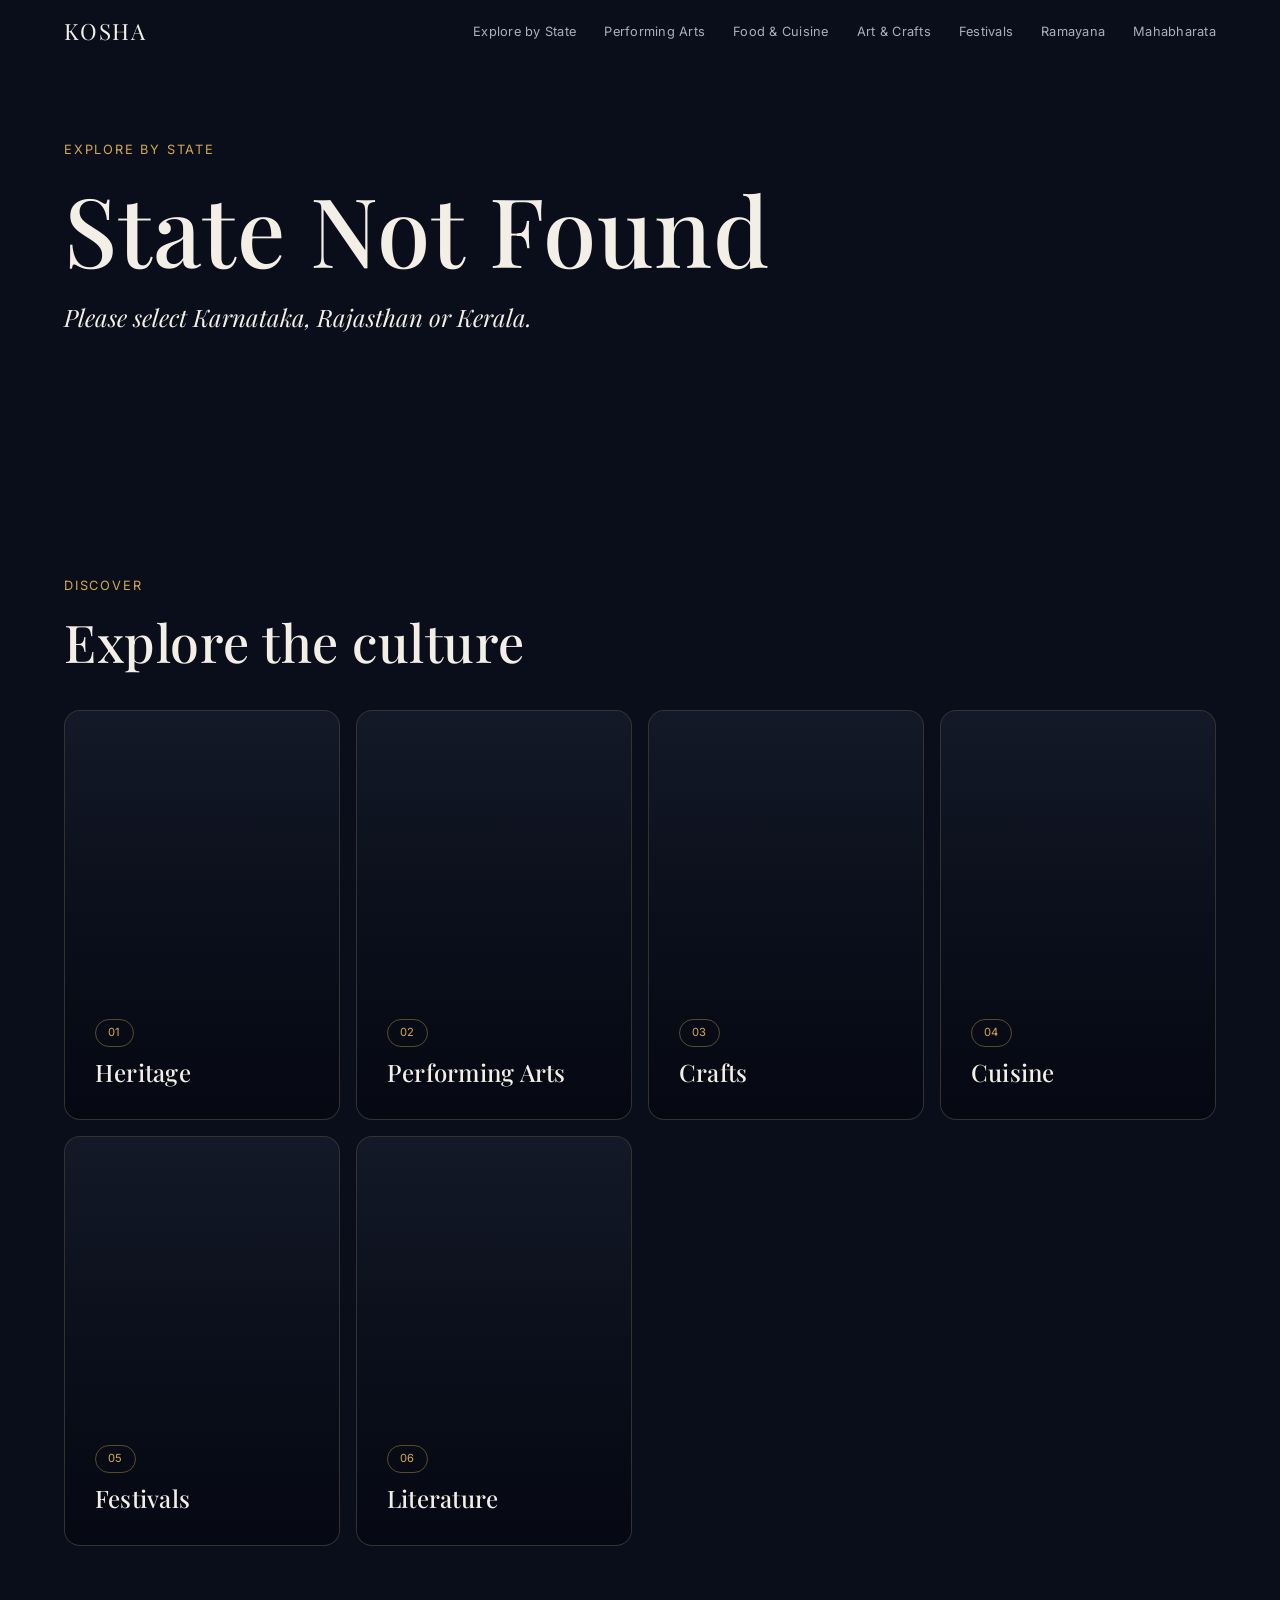
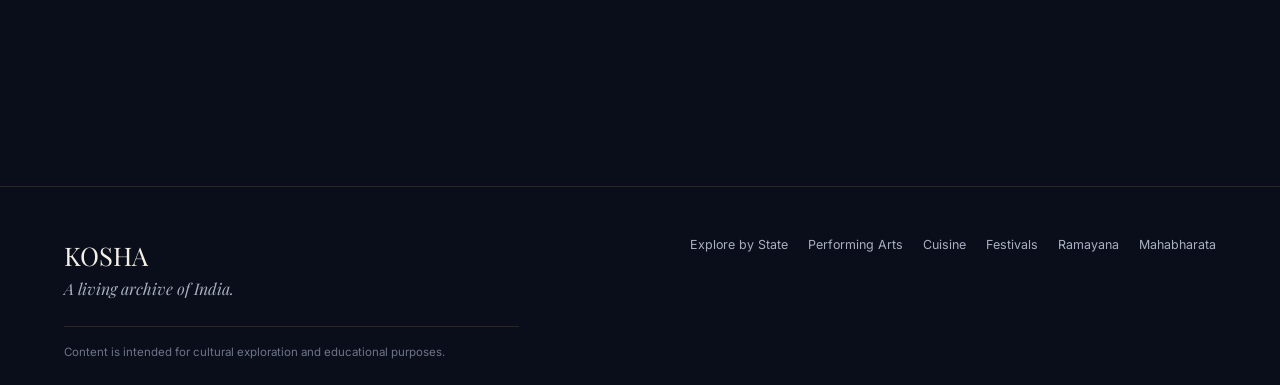
<file: state-detail.html>
<!DOCTYPE html>
<html lang="en">

<head>
    <meta charset="UTF-8">
    <meta name="viewport" content="width=device-width, initial-scale=1.0">

    <title>State Experience — Kosha</title>

    <!-- Google Fonts -->
    <link rel="preconnect" href="https://fonts.googleapis.com">

    <link
        href="https://fonts.googleapis.com/css2?family=Playfair+Display:wght@500;600&family=Inter:wght@400;500;600&display=swap"
        rel="stylesheet">

    <!-- Main CSS -->
    <link rel="stylesheet" href="styles.css">

    <style>

        /* =========================================
           CATEGORY CARDS
        ========================================== */

        .card {
            position: relative;
            overflow: hidden;
            min-height: 410px;
            cursor: pointer;

            background-size: cover;
            background-position: center;
            background-repeat: no-repeat;

            border-radius: 16px;
        }


        /* Dark overlay over image */

        .card__overlay {
            position: absolute;
            inset: 0;

            background: linear-gradient(
                to top,
                rgba(5, 8, 18, 0.98),
                rgba(5, 8, 18, 0.65),
                rgba(5, 8, 18, 0.15)
            );

            z-index: 1;
        }


        /* Text on card */

        .card__content {
            position: absolute;

            left: 30px;
            right: 30px;
            bottom: 30px;

            z-index: 2;
        }


        /* Card hover effect */

        .card:hover {
            transform: translateY(-5px);
            transition: 0.3s ease;
        }


        /* =========================================
           CATEGORY MODAL
        ========================================== */

        .category-modal {
            width: min(1000px, 90vw);
            max-height: 85vh;

            overflow-y: auto;

            padding: 40px;
        }


        /* Items inside modal */

        .experience-container {
            display: grid;

            grid-template-columns:
                repeat(auto-fit, minmax(250px, 1fr));

            gap: 24px;

            margin-top: 30px;
        }


        .experience-item {
            border-radius: 12px;

            overflow: hidden;

            background: rgba(255, 255, 255, 0.06);

            border:
                1px solid
                rgba(255, 255, 255, 0.12);

            padding-bottom: 20px;
        }


        .experience-image {
            width: 100%;
            height: 180px;

            object-fit: cover;

            display: block;
        }


        .experience-item h3 {
            margin: 18px 18px 10px;

            font-family:
                "Playfair Display",
                serif;
        }


        .experience-item p {
            margin: 0 18px 18px;

            line-height: 1.6;

            opacity: 0.8;
        }


        .experience-item .btn {
            margin-left: 18px;
        }


        /* =========================================
           MOBILE
        ========================================== */

        @media (max-width: 600px) {

            .category-modal {
                padding: 25px 18px;
            }

            .experience-container {
                grid-template-columns: 1fr;
            }

            .card {
                min-height: 350px;
            }

        }

    </style>

</head>


<body>


    <!-- =========================================
         NAVBAR
    ========================================== -->

    <div id="navbar-slot"></div>



    <!-- =========================================
         STATE HERO
    ========================================== -->

    <section
        class="section"
        style="padding-top: 140px;"
    >

        <div class="container">

            <p class="eyebrow reveal">
                EXPLORE BY STATE
            </p>


            <h1
                id="state-name"
                class="reveal"
            >
                Loading...
            </h1>


            <p
                id="state-description"
                class="lede reveal"
                style="margin-top: 16px;"
            >
            </p>

        </div>

    </section>



    <!-- =========================================
         CULTURAL CATEGORIES
    ========================================== -->

    <section class="section">

        <div class="container">

            <p class="eyebrow reveal">
                DISCOVER
            </p>


            <h2 class="reveal">
                Explore the culture
            </h2>


            <div
                class="card-grid"
                style="margin-top: 40px;"
            >


                <!-- =================================
                     HERITAGE
                ================================== -->

                <div
                    class="card reveal"
                    id="heritage-card"
                    onclick="openCategory('heritage')"
                >

                    <div class="card__overlay"></div>

                    <div class="card__content">

                        <span class="tag">
                            01
                        </span>

                        <h3
                            class="card__title"
                            style="margin-top: 12px;"
                        >
                            Heritage
                        </h3>

                        <p
                            class="card__desc"
                            id="heritage"
                        >
                        </p>

                    </div>

                </div>



                <!-- =================================
                     PERFORMING ARTS
                ================================== -->

                <div
                    class="card reveal"
                    id="arts-card"
                    onclick="openCategory('arts')"
                >

                    <div class="card__overlay"></div>

                    <div class="card__content">

                        <span class="tag">
                            02
                        </span>

                        <h3
                            class="card__title"
                            style="margin-top: 12px;"
                        >
                            Performing Arts
                        </h3>

                        <p
                            class="card__desc"
                            id="arts"
                        >
                        </p>

                    </div>

                </div>



                <!-- =================================
                     CRAFTS
                ================================== -->

                <div
                    class="card reveal"
                    id="crafts-card"
                    onclick="openCategory('crafts')"
                >

                    <div class="card__overlay"></div>

                    <div class="card__content">

                        <span class="tag">
                            03
                        </span>

                        <h3
                            class="card__title"
                            style="margin-top: 12px;"
                        >
                            Crafts
                        </h3>

                        <p
                            class="card__desc"
                            id="crafts"
                        >
                        </p>

                    </div>

                </div>



                <!-- =================================
                     CUISINE
                ================================== -->

                <div
                    class="card reveal"
                    id="cuisine-card"
                    onclick="openCategory('cuisine')"
                >

                    <div class="card__overlay"></div>

                    <div class="card__content">

                        <span class="tag">
                            04
                        </span>

                        <h3
                            class="card__title"
                            style="margin-top: 12px;"
                        >
                            Cuisine
                        </h3>

                        <p
                            class="card__desc"
                            id="cuisine"
                        >
                        </p>

                    </div>

                </div>



                <!-- =================================
                     FESTIVALS
                ================================== -->

                <div
                    class="card reveal"
                    id="festivals-card"
                    onclick="openCategory('festivals')"
                >

                    <div class="card__overlay"></div>

                    <div class="card__content">

                        <span class="tag">
                            05
                        </span>

                        <h3
                            class="card__title"
                            style="margin-top: 12px;"
                        >
                            Festivals
                        </h3>

                        <p
                            class="card__desc"
                            id="festivals"
                        >
                        </p>

                    </div>

                </div>



                <!-- =================================
                     LITERATURE
                ================================== -->

                <div
                    class="card reveal"
                    id="literature-card"
                    onclick="openCategory('literature')"
                >

                    <div class="card__overlay"></div>

                    <div class="card__content">

                        <span class="tag">
                            06
                        </span>

                        <h3
                            class="card__title"
                            style="margin-top: 12px;"
                        >
                            Literature
                        </h3>

                        <p
                            class="card__desc"
                            id="literature"
                        >
                        </p>

                    </div>

                </div>


            </div>

        </div>

    </section>



    <!-- =========================================
         CATEGORY DETAILS MODAL
    ========================================== -->

    <div
        class="modal-backdrop"
        id="categoryModal"
        style="display: none;"
    >

        <div class="modal category-modal">


            <!-- CLOSE BUTTON -->

            <button
                class="modal__close"
                onclick="closeCategory()"
            >
                ✕
            </button>


            <!-- CATEGORY LABEL -->

            <p
                class="eyebrow"
                id="modal-category"
            >
            </p>


            <!-- CATEGORY TITLE -->

            <h2 id="modal-title">
            </h2>


            <!-- CATEGORY ITEMS -->

            <div
                id="modal-description"
                class="experience-container"
            >
            </div>


        </div>

    </div>



    <!-- =========================================
         FOOTER
    ========================================== -->

    <div id="footer-slot"></div>



    <!-- =========================================
         JAVASCRIPT
    ========================================== -->

    <script src="include.js"></script>

    <script src="reveal.js"></script>

    <script src="states.js"></script>


</body>

</html>
</file>
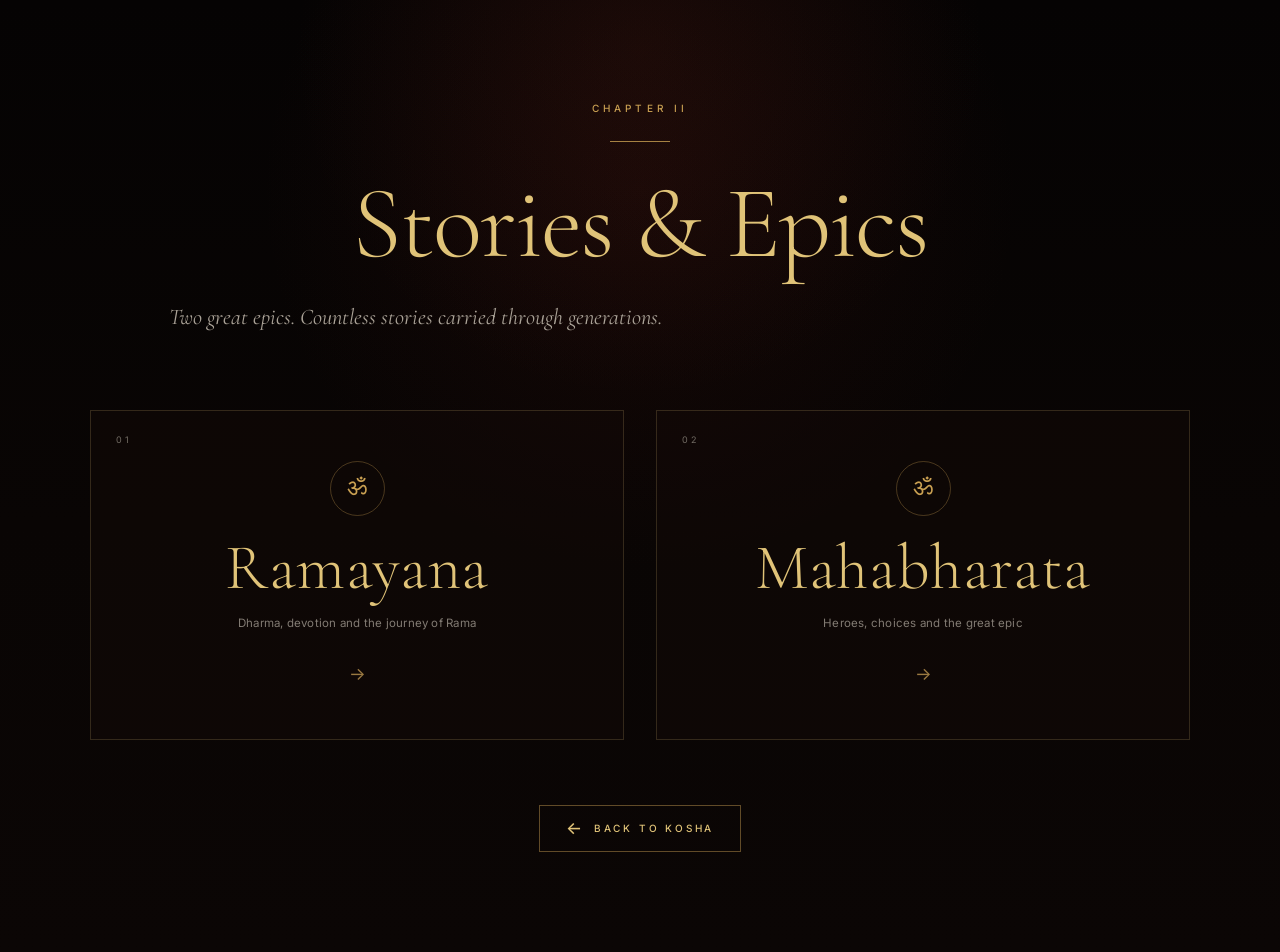
<file: stories.html>
<!DOCTYPE html>
<html lang="en">

<head>

    <meta charset="UTF-8">

    <meta
        name="viewport"
        content="width=device-width, initial-scale=1.0"
    >

    <title>Kosha — Stories & Epics</title>


    <!-- Google Fonts -->

    <link
        rel="preconnect"
        href="https://fonts.googleapis.com"
    >

    <link
        rel="preconnect"
        href="https://fonts.googleapis.com"
        crossorigin
    >

    <link
        href="https://fonts.googleapis.com/css2?family=Cormorant+Garamond:wght@300;400;500;600&family=Inter:wght@300;400;500;600&display=swap"
        rel="stylesheet"
    >


    <!-- Shared Kosha Design System -->

    <link
        rel="stylesheet"
        href="styles.css"
    >


    <style>

        /* =========================================================
           KOSHA — STORIES & EPICS
           ========================================================= */

        * {
            margin: 0;
            padding: 0;
            box-sizing: border-box;
        }


        html {
            scroll-behavior: smooth;
        }


        body {

            min-height: 100vh;

            background:
                radial-gradient(
                    circle at 50% 20%,
                    rgba(111, 30, 23, 0.14),
                    transparent 38%
                ),
                linear-gradient(
                    180deg,
                    #050303 0%,
                    #090504 55%,
                    #0b0605 100%
                );

            color: #f2ede3;

            font-family:
                "Inter",
                Arial,
                sans-serif;

            overflow-x: hidden;

        }


        a {
            text-decoration: none;
            color: inherit;
        }


        /* =========================================================
           PAGE
           ========================================================= */

        .stories-page {

            min-height: 100vh;

            display: flex;

            align-items: center;

            justify-content: center;

            padding: 100px 24px;

            position: relative;

            overflow: hidden;

        }


        /* Subtle cinematic glow */

        .stories-page::before {

            content: "";

            position: absolute;

            width: 700px;
            height: 700px;

            top: -300px;
            left: 50%;

            transform: translateX(-50%);

            background:
                radial-gradient(
                    circle,
                    rgba(150, 55, 35, 0.10),
                    transparent 70%
                );

            pointer-events: none;

        }


        .stories-container {

            width:
                min(1100px, 100%);

            position: relative;

            z-index: 1;

            text-align: center;

        }


        /* =========================================================
           HEADER
           ========================================================= */

        .stories-eyebrow {

            color:
                #c9a052;

            font-size:
                10px;

            font-weight:
                500;

            letter-spacing:
                0.42em;

            text-transform:
                uppercase;

            margin-bottom:
                25px;

        }


        .stories-line {

            width:
                60px;

            height:
                1px;

            background:
                #c9a052;

            margin:
                0 auto 35px;

            opacity:
                0.8;

        }


        .stories-title {

            font-family:
                "Cormorant Garamond",
                Georgia,
                serif;

            font-size:
                clamp(4rem, 8vw, 7rem);

            font-weight:
                300;

            line-height:
                0.9;

            color:
                #e0c378;

            letter-spacing:
                -0.02em;

        }


        .stories-subtitle {

            margin-top:
                30px;

            font-family:
                "Cormorant Garamond",
                Georgia,
                serif;

            font-size:
                clamp(1.1rem, 2vw, 1.4rem);

            font-style:
                italic;

            color:
                #aaa297;

        }


        /* =========================================================
           EPIC OPTIONS
           ========================================================= */

        .epic-options {

            display:
                grid;

            grid-template-columns:
                repeat(2, 1fr);

            gap:
                32px;

            margin-top:
                75px;

        }


        .epic-option {

            position:
                relative;

            min-height:
                320px;

            display:
                flex;

            flex-direction:
                column;

            align-items:
                center;

            justify-content:
                center;

            padding:
                50px 35px;

            border:
                1px solid
                rgba(224, 195, 120, 0.18);

            background:
                rgba(20, 10, 8, 0.42);

            overflow:
                hidden;

            transition:
                transform 0.5s ease,
                border-color 0.5s ease,
                background 0.5s ease;

        }


        /* Gold line appearing at bottom */

        .epic-option::after {

            content:
                "";

            position:
                absolute;

            bottom:
                0;

            left:
                0;

            width:
                0;

            height:
                1px;

            background:
                #c9a052;

            transition:
                width 0.5s ease;

        }


        .epic-option:hover {

            transform:
                translateY(-6px);

            border-color:
                rgba(224, 195, 120, 0.48);

            background:
                rgba(40, 17, 13, 0.58);

        }


        .epic-option:hover::after {

            width:
                100%;

        }


        /* =========================================================
           NUMBER
           ========================================================= */

        .epic-number {

            position:
                absolute;

            top:
                22px;

            left:
                25px;

            font-size:
                9px;

            letter-spacing:
                0.3em;

            color:
                #716b63;

        }


        /* =========================================================
           SYMBOL
           ========================================================= */

        .epic-symbol {

            width:
                55px;

            height:
                55px;

            display:
                flex;

            align-items:
                center;

            justify-content:
                center;

            margin-bottom:
                20px;

            border:
                1px solid
                rgba(201, 160, 82, 0.32);

            border-radius:
                50%;

            color:
                #c9a052;

            font-family:
                "Cormorant Garamond",
                Georgia,
                serif;

            font-size:
                1.5rem;

            transition:
                transform 0.5s ease,
                border-color 0.5s ease;

        }


        .epic-option:hover
        .epic-symbol {

            transform:
                scale(1.08);

            border-color:
                rgba(201, 160, 82, 0.65);

        }


        /* =========================================================
           EPIC NAME
           ========================================================= */

        .epic-name {

            font-family:
                "Cormorant Garamond",
                Georgia,
                serif;

            font-size:
                clamp(2.5rem, 5vw, 4rem);

            font-weight:
                300;

            color:
                #e0c378;

            line-height:
                1;

        }


        /* =========================================================
           DESCRIPTION
           ========================================================= */

        .epic-description {

            margin-top:
                14px;

            max-width:
                380px;

            font-size:
                0.72rem;

            line-height:
                1.6;

            color:
                #827b73;

            letter-spacing:
                0.02em;

        }


        /* =========================================================
           ARROW
           ========================================================= */

        .epic-arrow {

            margin-top:
                28px;

            color:
                #9a7941;

            font-size:
                1.1rem;

            transition:
                transform 0.3s ease,
                color 0.3s ease;

        }


        .epic-option:hover
        .epic-arrow {

            transform:
                translateX(7px);

            color:
                #e0c378;

        }


        /* =========================================================
           BACK TO KOSHA
           ========================================================= */

        .back-link {

            display:
                inline-flex;

            align-items:
                center;

            justify-content:
                center;

            gap:
                12px;

            margin-top:
                65px;

            padding:
                14px 26px;

            border:
                1px solid
                rgba(201, 160, 82, 0.45);

            background:
                transparent;

            color:
                #e0c378;

            font-family:
                "Inter",
                Arial,
                sans-serif;

            font-size:
                10px;

            font-weight:
                500;

            letter-spacing:
                0.28em;

            text-transform:
                uppercase;

            transition:
                color 0.3s ease,
                background 0.3s ease,
                border-color 0.3s ease,
                transform 0.3s ease;

        }


        .back-arrow {

            font-size:
                17px;

            line-height:
                1;

            letter-spacing:
                0;

            transition:
                transform 0.3s ease;

        }


        .back-link:hover {

            color:
                #f2ede3;

            background:
                rgba(201, 160, 82, 0.08);

            border-color:
                #c9a052;

            transform:
                translateY(-2px);

        }


        .back-link:hover
        .back-arrow {

            transform:
                translateX(-4px);

        }


        /* =========================================================
           MOBILE
           ========================================================= */

        @media (max-width: 700px) {

            .stories-page {

                padding:
                    80px 18px;

            }


            .epic-options {

                grid-template-columns:
                    1fr;

                margin-top:
                    55px;

            }


            .stories-title {

                font-size:
                    4rem;

            }


            .stories-subtitle {

                font-size:
                    1.15rem;

            }


            .epic-option {

                min-height:
                    280px;

            }

        }


        @media (max-width: 420px) {

            .stories-title {

                font-size:
                    3.4rem;

            }


            .epic-name {

                font-size:
                    2.5rem;

            }

        }


        /* =========================================================
           REDUCED MOTION
           ========================================================= */

        @media (prefers-reduced-motion: reduce) {

            .epic-option,
            .epic-symbol,
            .epic-arrow,
            .back-link,
            .back-arrow {

                transition:
                    none !important;

            }

        }

    </style>

</head>


<body>


<main class="stories-page">


    <div class="stories-container">


        <!-- =====================================================
             HEADER
             ===================================================== -->

        <div class="stories-eyebrow">
            CHAPTER II
        </div>


        <div class="stories-line"></div>


        <h1 class="stories-title">
            Stories &amp; Epics
        </h1>


        <p class="stories-subtitle">
            Two great epics. Countless stories carried through generations.
        </p>



        <!-- =====================================================
             EPIC OPTIONS
             ===================================================== -->

        <div class="epic-options">


            <!-- =================================================
                 RAMAYANA
                 ================================================= -->

            <a
                href="ramayana.html"
                class="epic-option"
            >

                <span class="epic-number">
                    01
                </span>


                <div class="epic-symbol">
                    ॐ
                </div>


                <h2 class="epic-name">
                    Ramayana
                </h2>


                <p class="epic-description">
                    Dharma, devotion and the journey of Rama
                </p>


                <span class="epic-arrow">
                    →
                </span>

            </a>



            <!-- =================================================
                 MAHABHARATA
                 ================================================= -->

            <a
                href="mahabharata.html"
                class="epic-option"
            >

                <span class="epic-number">
                    02
                </span>


                <div class="epic-symbol">
                    ॐ
                </div>


                <h2 class="epic-name">
                    Mahabharata
                </h2>


                <p class="epic-description">
                    Heroes, choices and the great epic
                </p>


                <span class="epic-arrow">
                    →
                </span>

            </a>


        </div>



        <!-- =====================================================
             BACK TO KOSHA
             ===================================================== -->

        <a
            href="index.html?paths=true"
            class="back-link"
        >

            <span class="back-arrow">
                ←
            </span>

            Back to Kosha

        </a>


    </div>


</main>


</body>

</html>
</file>
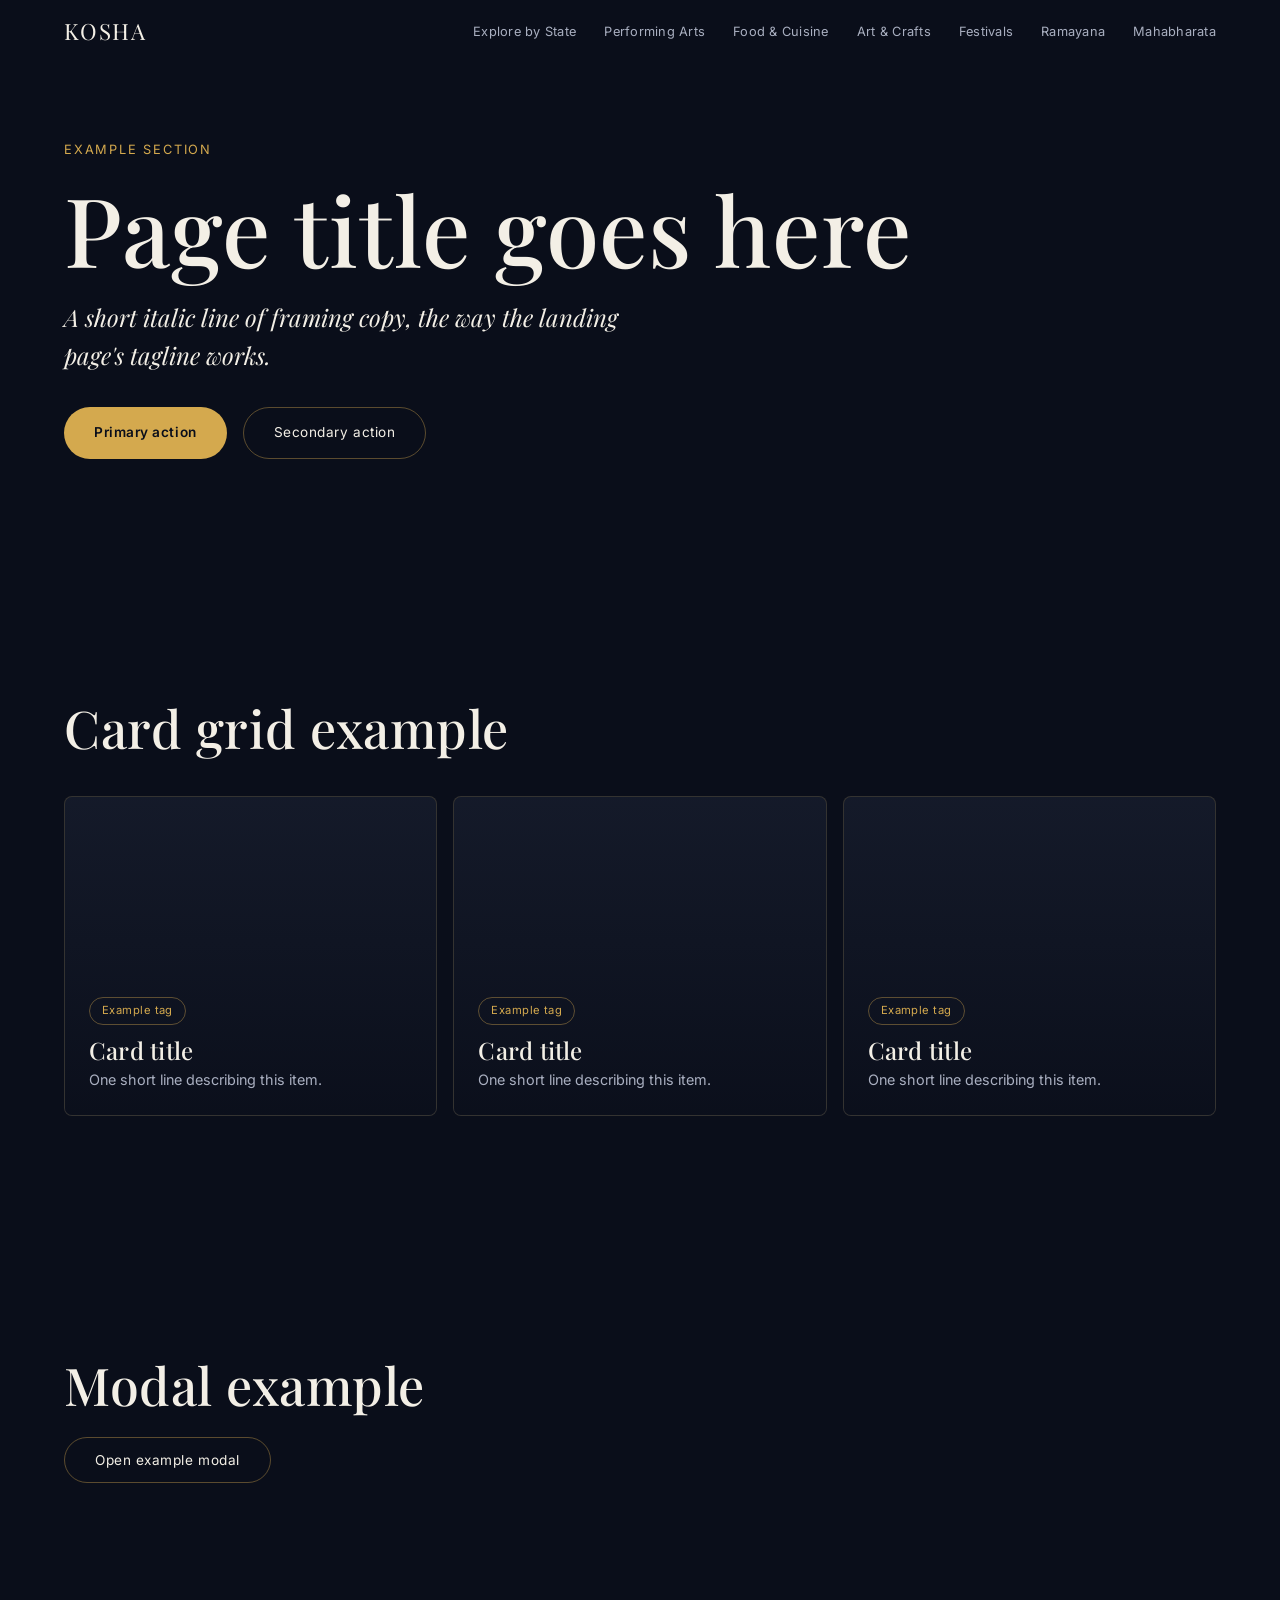
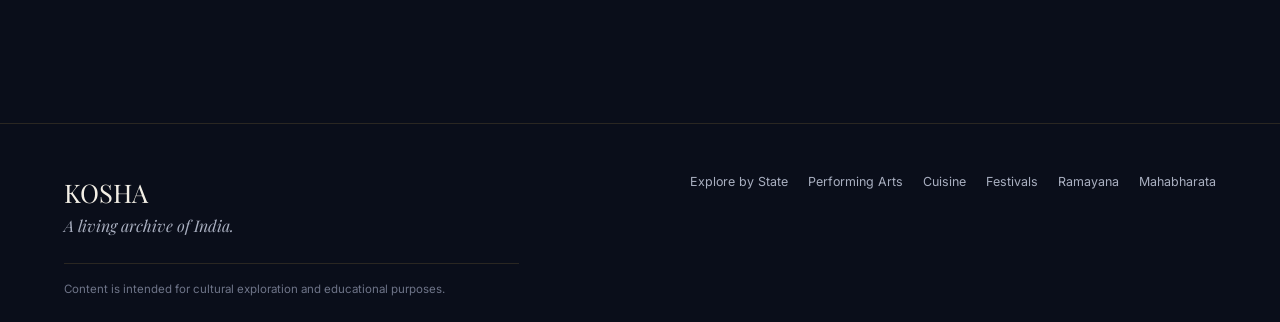
<file: template.html>
<!DOCTYPE html>
<html lang="en">
<head>
<meta charset="UTF-8">
<meta name="viewport" content="width=device-width, initial-scale=1.0">
<title>Kosha — Template Page</title>

<!-- Fonts: same two families on every page -->
<link rel="preconnect" href="https://fonts.googleapis.com">
<link href="https://fonts.googleapis.com/css2?family=Playfair+Display:wght@500;600&family=Inter:wght@400;500;600&display=swap" rel="stylesheet">

<!-- Shared design system — link this exact file, don't copy/modify it per-page -->
<link rel="stylesheet" href="styles.css">
</head>
<body>

  <!-- Navbar loads here automatically via include.js -->
  <div id="navbar-slot"></div>

  <!-- ============================================
       EXAMPLE SECTION 1 — page header
       ============================================ -->
  <section class="section" style="padding-top: 140px;">
    <div class="container">
      <p class="eyebrow reveal">EXAMPLE SECTION</p>
      <h1 class="reveal">Page title goes here</h1>
      <p class="lede reveal" style="margin-top: 16px;">
        A short italic line of framing copy, the way the landing page's tagline works.
      </p>
      <div class="reveal" style="margin-top: 32px; display: flex; gap: 16px;">
        <a href="#" class="btn btn-primary">Primary action</a>
        <a href="#" class="btn btn-ghost">Secondary action</a>
      </div>
    </div>
  </section>

  <!-- ============================================
       EXAMPLE SECTION 2 — card grid
       This is the pattern for festival/dish/state/
       character cards. Swap the background image and
       text, keep the structure.
       ============================================ -->
  <section class="section">
    <div class="container">
      <h2 class="reveal">Card grid example</h2>
      <div class="card-grid" style="margin-top: 40px;">

        <a href="#" class="card reveal">
          <div class="card__bg" style="background-image: url('https://images.unsplash.com/photo-1524492412937-b28074a5d7da?w=800');"></div>
          <div class="card__overlay"></div>
          <div class="card__content">
            <span class="tag">Example tag</span>
            <h3 class="card__title" style="margin-top: 12px;">Card title</h3>
            <p class="card__desc">One short line describing this item.</p>
          </div>
        </a>

        <a href="#" class="card reveal">
          <div class="card__bg" style="background-image: url('https://images.unsplash.com/photo-1587474260584-136574528ed5?w=800');"></div>
          <div class="card__overlay"></div>
          <div class="card__content">
            <span class="tag">Example tag</span>
            <h3 class="card__title" style="margin-top: 12px;">Card title</h3>
            <p class="card__desc">One short line describing this item.</p>
          </div>
        </a>

        <a href="#" class="card reveal">
          <div class="card__bg" style="background-image: url('https://images.unsplash.com/photo-1524230507669-5ff97982bb5e?w=800');"></div>
          <div class="card__overlay"></div>
          <div class="card__content">
            <span class="tag">Example tag</span>
            <h3 class="card__title" style="margin-top: 12px;">Card title</h3>
            <p class="card__desc">One short line describing this item.</p>
          </div>
        </a>

      </div>
    </div>
  </section>

  <!-- ============================================
       EXAMPLE SECTION 3 — modal pattern
       Use this same structure for character detail
       panels and the video-experience modal.
       ============================================ -->
  <section class="section">
    <div class="container">
      <h2 class="reveal">Modal example</h2>
      <button class="btn btn-ghost reveal" style="margin-top: 24px;" onclick="document.getElementById('exampleModal').style.display='flex'">
        Open example modal
      </button>
    </div>
  </section>

  <div class="modal-backdrop" id="exampleModal" style="display:none;">
    <div class="modal">
      <button class="modal__close" onclick="document.getElementById('exampleModal').style.display='none'">✕</button>
      <p class="eyebrow">Category</p>
      <h3>Modal title</h3>
      <p style="margin-top: 16px;">This is the shared shape for any detail panel — a character bio, a festival's full story, or the video-experience popup. Keep the header (eyebrow + title), then whatever content fields the section needs below.</p>
    </div>
  </div>

  <!-- Footer loads here automatically via include.js -->
  <div id="footer-slot"></div>

  <script src="include.js"></script>
  <script src="reveal.js"></script>
</body>
</html>
</file>
<file: styles.css>
/* ==========================================================
   KOSHA — SHARED DESIGN SYSTEM
   Every page in the project must link this file, unchanged.
   Do not redefine these variables inside your own page's CSS —
   if you need a new color, add it here so everyone shares it.
   ========================================================== */

:root {
  /* ---- Color: backgrounds ---- */
  --bg-primary:   #0A0E1A;   /* deep navy-black — page background */
  --bg-secondary: #10151F;   /* panels, section bands */
  --bg-elevated:  #161C2C;   /* cards, modals */
  --bg-overlay:   rgba(10, 14, 26, 0.88); /* modal / video overlay backdrop */

  /* ---- Color: accents ---- */
  --gold:       #D4A94E;   /* primary accent — buttons, active states, key text */
  --gold-soft:  #E8C766;   /* hover / lighter gold */
  --amber:      #E0954C;   /* secondary warm accent — used sparingly, e.g. tags */

  /* ---- Color: text ---- */
  --text-primary:   #F3EFE6;  /* headings, high-emphasis text */
  --text-secondary: #A9AFC0;  /* body copy, descriptions */
  --text-muted:     #6E7488;  /* captions, meta labels */

  /* ---- Color: borders ---- */
  --border:        rgba(212, 169, 78, 0.16);
  --border-strong: rgba(212, 169, 78, 0.4);

  /* ---- Typography ---- */
  --font-display: 'Playfair Display', Georgia, serif;   /* all headings */
  --font-body:    'Inter', -apple-system, sans-serif;    /* body text, nav, buttons */

  /* ---- Spacing scale (use these, don't invent your own px values) ---- */
  --space-xs:  8px;
  --space-sm:  16px;
  --space-md:  24px;
  --space-lg:  48px;
  --space-xl:  80px;
  --space-2xl: 120px;

  /* ---- Radius & shadow ---- */
  --radius-sm: 4px;
  --radius-md: 8px;
  --shadow-card: 0 20px 60px rgba(0, 0, 0, 0.45);

  /* ---- Motion ---- */
  --ease: cubic-bezier(0.22, 1, 0.36, 1);
  --dur-fast: 0.25s;
  --dur-base: 0.6s;
  --dur-slow: 1.2s;

  /* ---- Layout ---- */
  --max-width: 1200px;
}

/* ==========================================================
   RESET
   ========================================================== */

* { box-sizing: border-box; margin: 0; padding: 0; }

html { scroll-behavior: smooth; }

body {
  background: var(--bg-primary);
  color: var(--text-secondary);
  font-family: var(--font-body);
  font-size: 16px;
  line-height: 1.6;
  -webkit-font-smoothing: antialiased;
  overflow-x: hidden;
}

img, video { max-width: 100%; display: block; }
a { color: inherit; text-decoration: none; }
button { font-family: inherit; cursor: pointer; border: none; background: none; color: inherit; }
ul { list-style: none; }

/* ==========================================================
   TYPOGRAPHY
   Headings are ALWAYS the serif. Body/UI is ALWAYS the sans.
   Do not mix these — it's the single most important rule for
   keeping five separately-built pages feeling like one site.
   ========================================================== */

h1, h2, h3, h4 {
  font-family: var(--font-display);
  color: var(--text-primary);
  font-weight: 500;
  line-height: 1.1;
  letter-spacing: 0.01em;
}

h1 { font-size: clamp(2.75rem, 8vw, 6rem); }
h2 { font-size: clamp(2rem, 5vw, 3.25rem); }
h3 { font-size: clamp(1.4rem, 3vw, 1.9rem); }
h4 { font-size: 1.25rem; }

.eyebrow {
  font-family: var(--font-body);
  font-size: 0.8rem;
  letter-spacing: 0.14em;
  color: var(--gold);
  margin-bottom: var(--space-sm);
}

.lede {
  font-family: var(--font-display);
  font-style: italic;
  font-size: clamp(1.1rem, 2vw, 1.5rem);
  color: var(--text-primary);
  max-width: 42ch;
}

p { max-width: 65ch; }

/* ==========================================================
   LAYOUT HELPERS
   ========================================================== */

.container {
  max-width: var(--max-width);
  margin: 0 auto;
  padding: 0 var(--space-md);
}

.section {
  padding: var(--space-2xl) 0;
  position: relative;
}

/* ==========================================================
   BUTTONS
   Use these two classes everywhere. Don't invent a third
   button style — one solid, one ghost, is enough for the
   whole site.
   ========================================================== */

.btn {
  display: inline-flex;
  align-items: center;
  gap: 10px;
  padding: 14px 30px;
  border-radius: 999px;
  font-size: 0.85rem;
  letter-spacing: 0.04em;
  transition: transform var(--dur-fast) var(--ease), border-color var(--dur-fast) var(--ease), background var(--dur-fast) var(--ease);
}

.btn-primary {
  background: var(--gold);
  color: var(--bg-primary);
  font-weight: 600;
}
.btn-primary:hover { background: var(--gold-soft); transform: scale(1.03); }

.btn-ghost {
  border: 1px solid var(--border-strong);
  color: var(--text-primary);
}
.btn-ghost:hover { border-color: var(--gold); background: rgba(212, 169, 78, 0.08); }

/* ==========================================================
   CARD — the base pattern every content tile shares
   (festival cards, dish cards, state cards, character cards).
   Extend with a modifier class if you need something different,
   but keep the base structure: image/atmosphere, gradient
   overlay, content pinned to the bottom.
   ========================================================== */

.card {
  position: relative;
  overflow: hidden;
  border-radius: var(--radius-md);
  background: var(--bg-elevated);
  border: 1px solid var(--border);
  min-height: 320px;
  display: flex;
  flex-direction: column;
  justify-content: flex-end;
  padding: var(--space-md);
  transition: transform var(--dur-base) var(--ease), border-color var(--dur-fast) var(--ease);
}

.card:hover {
  transform: translateY(-4px);
  border-color: var(--border-strong);
}

.card__bg {
  position: absolute;
  inset: 0;
  background-size: cover;
  background-position: center;
  transition: transform 1.2s var(--ease);
  z-index: 0;
}
.card:hover .card__bg { transform: scale(1.06); }

.card__overlay {
  position: absolute;
  inset: 0;
  background: linear-gradient(180deg, rgba(10,14,26,0.15) 0%, rgba(10,14,26,0.92) 100%);
  z-index: 1;
}

.card__content { position: relative; z-index: 2; }

.card__title { font-family: var(--font-display); font-size: 1.5rem; color: var(--text-primary); margin-bottom: 4px; }
.card__meta { font-size: 0.8rem; color: var(--text-muted); margin-bottom: 8px; }
.card__desc { font-size: 0.9rem; color: var(--text-secondary); }

.card-grid {
  display: grid;
  grid-template-columns: repeat(auto-fit, minmax(260px, 1fr));
  gap: var(--space-sm);
}

/* ==========================================================
   TAG — small labels (season, region, evidence-type on epic
   places, etc.)
   ========================================================== */

.tag {
  display: inline-block;
  font-size: 0.7rem;
  letter-spacing: 0.04em;
  color: var(--gold);
  border: 1px solid var(--border-strong);
  border-radius: 999px;
  padding: 4px 12px;
}

/* ==========================================================
   SCROLL REVEAL
   Add class="reveal" to any element. reveal.js (included
   separately) toggles "is-visible" via IntersectionObserver.
   ========================================================== */

.reveal {
  opacity: 0;
  transform: translateY(24px);
  transition: opacity var(--dur-base) var(--ease), transform var(--dur-base) var(--ease);
}
.reveal.is-visible { opacity: 1; transform: translateY(0); }

/* ==========================================================
   KEN BURNS — slow background zoom for hero/atmosphere images
   ========================================================== */

@keyframes kenburns {
  from { transform: scale(1); }
  to   { transform: scale(1.12); }
}
.kenburns { animation: kenburns 20s ease-in-out infinite alternate; }

/* ==========================================================
   MODAL — shared shape for detail panels and the video modal
   ========================================================== */

.modal-backdrop {
  position: fixed;
  inset: 0;
  background: var(--bg-overlay);
  display: flex;
  align-items: center;
  justify-content: center;
  padding: var(--space-md);
  z-index: 100;
}

.modal {
  background: var(--bg-elevated);
  border: 1px solid var(--border);
  border-radius: var(--radius-md);
  max-width: 640px;
  width: 100%;
  max-height: 85vh;
  overflow-y: auto;
  padding: var(--space-lg);
  position: relative;
}

.modal__close {
  position: absolute;
  top: var(--space-sm);
  right: var(--space-sm);
  color: var(--text-secondary);
  font-size: 1.2rem;
}
.modal__close:hover { color: var(--gold); }

/* ==========================================================
   ACCESSIBILITY — do not remove
   ========================================================== */

:focus-visible {
  outline: 2px solid var(--gold);
  outline-offset: 2px;
}

@media (prefers-reduced-motion: reduce) {
  *, *::before, *::after {
    animation-duration: 0.01ms !important;
    transition-duration: 0.01ms !important;
    scroll-behavior: auto !important;
  }
}

/* ==========================================================
   RESPONSIVE — base breakpoints. Test every page at these.
   ========================================================== */

@media (max-width: 768px) {
  :root { --space-2xl: 64px; --space-xl: 48px; }
  .section { padding: var(--space-xl) 0; }
  .experience-image {
    width: 100%;
    height: 220px;
    object-fit: cover;
    display: block;
    border-radius: 8px;
}
}
</file>
